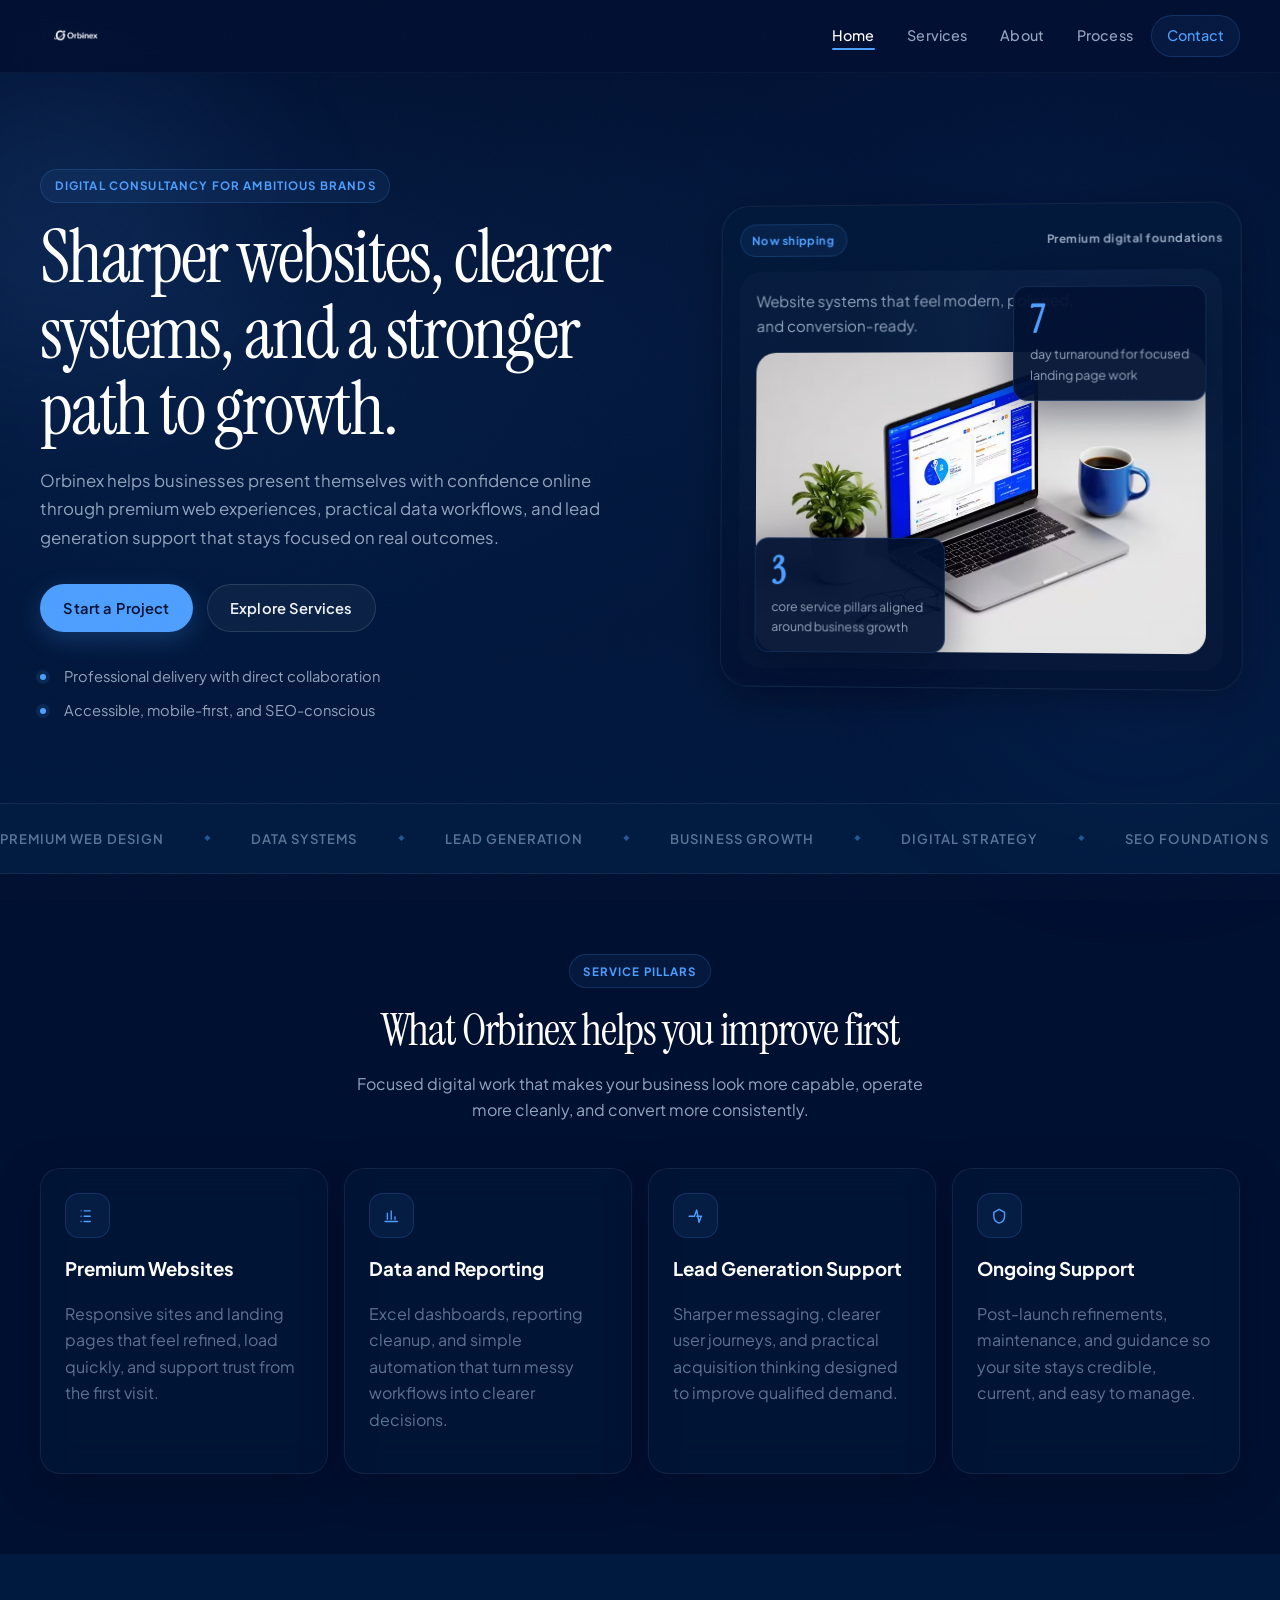
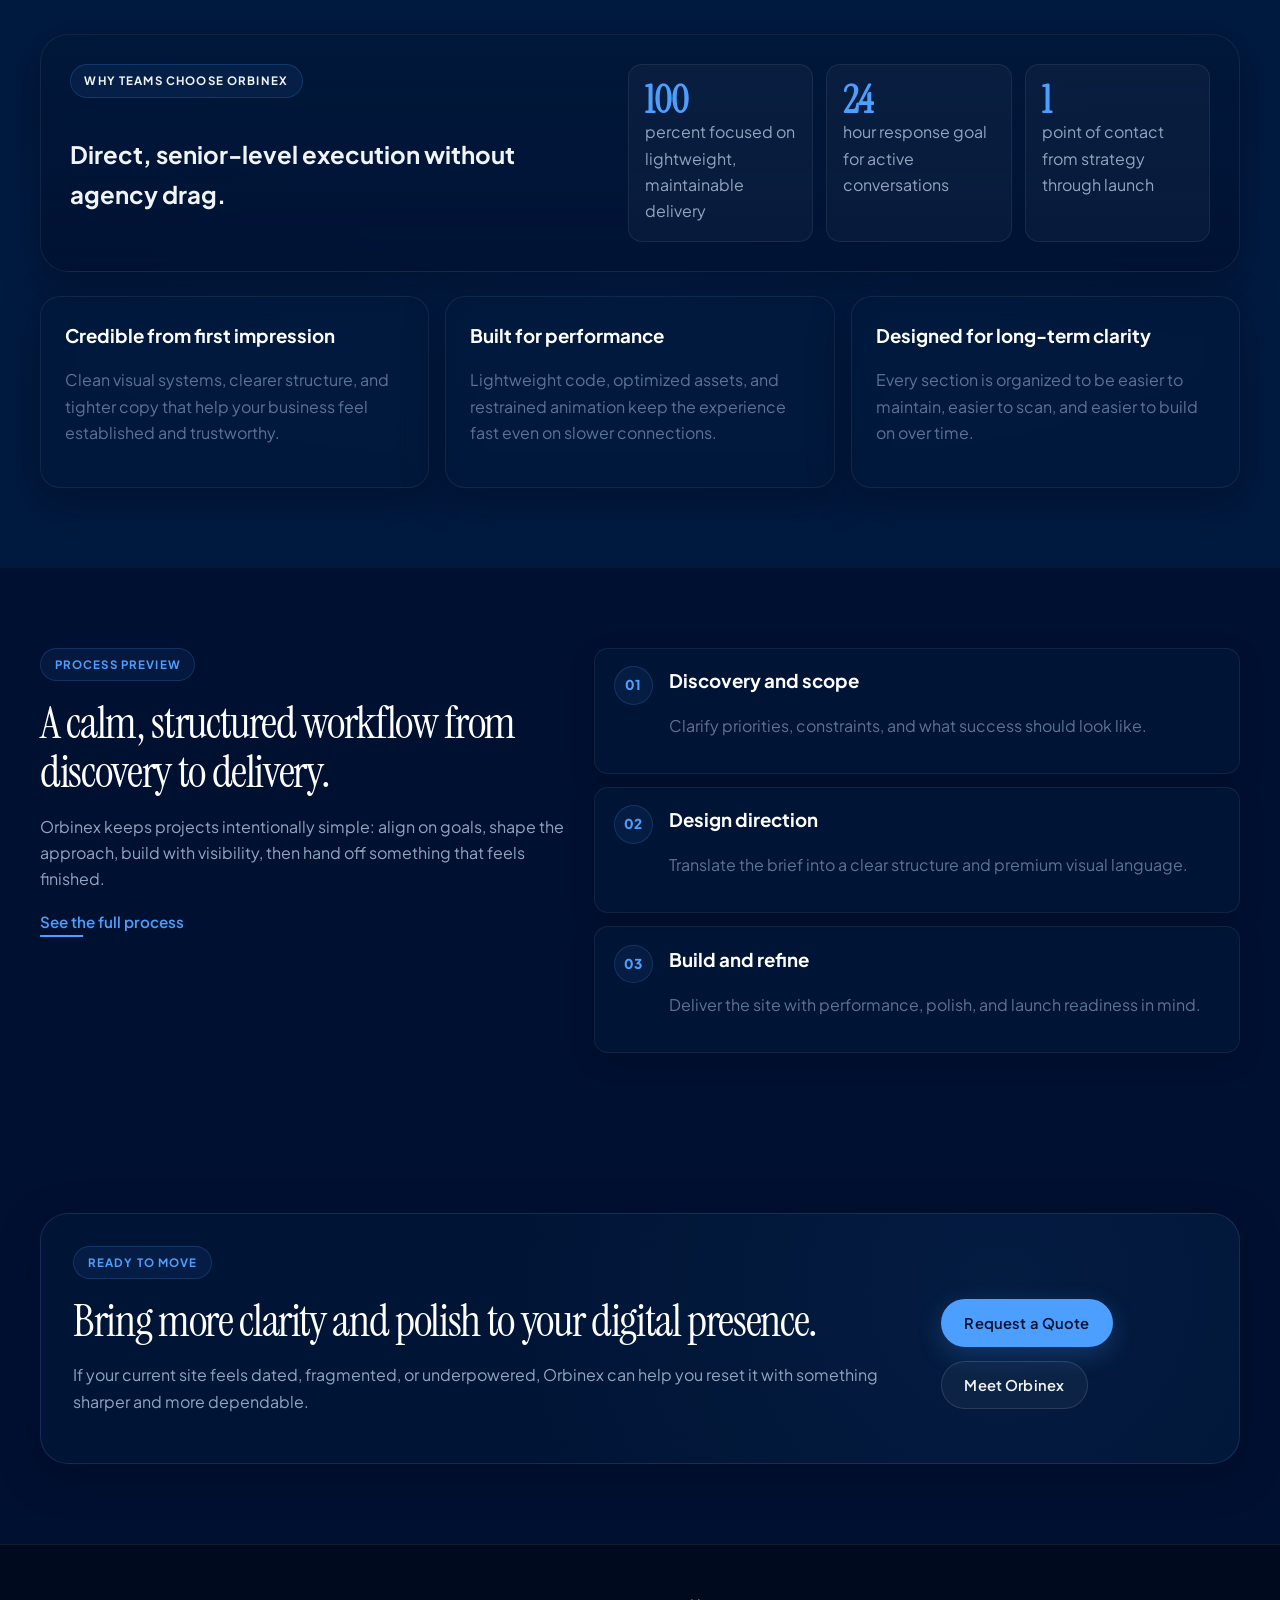
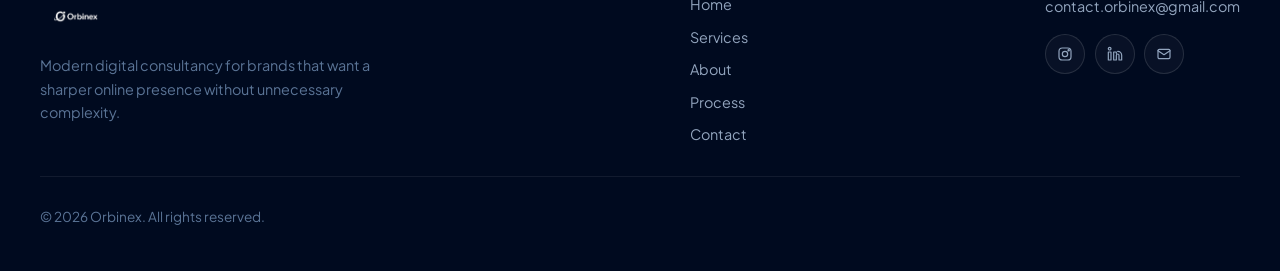
<file: index.html>
<!DOCTYPE html>
<html lang="en">
<head>
  <meta charset="UTF-8">
  <meta name="viewport" content="width=device-width, initial-scale=1.0">
  <title>Orbinex | Premium Digital Consultancy for Growth-Focused Businesses</title>
  <meta name="description" content="Orbinex designs fast, credible digital experiences for businesses that need better websites, clearer operations, and stronger lead generation.">
  <meta name="theme-color" content="#08111f">
  <link rel="canonical" href="https://orbinexglobal.coreytech.com/">
  <link rel="icon" type="image/avif" href="Images/favicon.avif">
  <meta property="og:type" content="website">
  <meta property="og:title" content="Orbinex | Premium Digital Consultancy for Growth-Focused Businesses">
  <meta property="og:description" content="Fast, polished websites, sharper systems, and better lead flow for modern businesses.">
  <meta property="og:url" content="https://orbinexglobal.coreytech.com/">
  <meta property="og:image" content="https://orbinexglobal.coreytech.com/Images/hero-laptop.avif">
  <meta name="twitter:card" content="summary_large_image">
  <meta name="twitter:title" content="Orbinex | Premium Digital Consultancy for Growth-Focused Businesses">
  <meta name="twitter:description" content="Fast, polished websites, sharper systems, and better lead flow for modern businesses.">
  <meta name="twitter:image" content="https://orbinexglobal.coreytech.com/Images/hero-laptop.avif">
  <meta name="google-site-verification" content="V4DNwkqZkCqsG85UCvBETax7Y-8AZDCaqIcE6-oVk9c">
  <script type="application/ld+json">
    {
      "@context": "https://schema.org",
      "@type": "ProfessionalService",
      "name": "Orbinex",
      "url": "https://orbinexglobal.coreytech.com/",
      "image": "https://orbinexglobal.coreytech.com/Images/hero-laptop.avif",
      "logo": "https://orbinexglobal.coreytech.com/Images/logobgremwh.avif",
      "description": "Orbinex is a digital consultancy focused on premium websites, data systems, and lead generation for growth-focused businesses.",
      "email": "contact.orbinex@gmail.com",
      "sameAs": [
        "https://www.instagram.com/orbinex_global/",
        "https://www.linkedin.com/company/orbinexglobal/"
      ]
    }
  </script>
  <link rel="stylesheet" href="style.css">
</head>
<body>
  <a class="skip-link" href="#main-content">Skip to content</a>
  <header class="site-header">
    <nav class="navbar shell" aria-label="Primary">
      <a class="brand" href="index.html" aria-label="Orbinex home">
        <img src="Images/logobgremwh.avif" class="brand-mark" alt="Orbinex logo" width="168" height="56">
      </a>
      <button class="nav-toggle" type="button" aria-expanded="false" aria-controls="nav-menu" aria-label="Open menu" data-nav-toggle>
        <span></span>
        <span></span>
      </button>
      <div class="nav-menu" id="nav-menu" data-nav-menu>
        <ul class="nav-links">
          <li><a href="index.html" aria-current="page">Home</a></li>
          <li><a href="services.html">Services</a></li>
          <li><a href="about.html">About</a></li>
          <li><a href="process.html">Process</a></li>
          <li><a class="nav-cta" href="contact.html">Contact</a></li>
        </ul>
      </div>
    </nav>
  </header>

  <main id="main-content">
    <section class="hero hero-home">
      <div class="hero-orb hero-orb-one"></div>
      <div class="hero-orb hero-orb-two"></div>
      <div class="hero-grid shell">
        <div class="hero-copy" data-reveal>
          <span class="eyebrow">Digital consultancy for ambitious brands</span>
          <h1>Sharper websites, clearer systems, and a stronger path to growth.</h1>
          <p class="lede">Orbinex helps businesses present themselves with confidence online through premium web experiences, practical data workflows, and lead generation support that stays focused on real outcomes.</p>
          <div class="button-row">
            <a class="btn btn-primary" href="contact.html">Start a Project</a>
            <a class="btn btn-secondary" href="services.html">Explore Services</a>
          </div>
          <ul class="hero-points">
            <li>Professional delivery with direct collaboration</li>
            <li>Accessible, mobile-first, and SEO-conscious</li>
          </ul>
        </div>
        <div class="hero-visual" data-reveal>
          <div class="hero-visual-card glass-panel">
            <div class="hero-visual-top">
              <span class="status-pill">Now shipping</span>
              <span class="mini-label">Premium digital foundations</span>
            </div>
            <div class="hero-showcase">
              <div class="showcase-main">
                <p>Website systems that feel modern, polished, and conversion-ready.</p>
                <img src="Images/hero-laptop.avif" alt="A polished laptop workspace representing premium digital delivery" width="600" height="400" fetchpriority="high">
              </div>
              <div class="floating-metric metric-primary">
                <strong data-count="7">0</strong>
                <span>day turnaround for focused landing page work</span>
              </div>
              <div class="floating-metric metric-secondary">
                <strong data-count="3">0</strong>
                <span>core service pillars aligned around business growth</span>
              </div>
            </div>
          </div>
        </div>
      </div>
    </section>

    <section class="marquee-section" aria-hidden="true">
      <div class="marquee">
        <div class="marquee-track">
          <span class="marquee-item">Premium Web Design</span>
          <span class="marquee-dot">◆</span>
          <span class="marquee-item">Data Systems</span>
          <span class="marquee-dot">◆</span>
          <span class="marquee-item">Lead Generation</span>
          <span class="marquee-dot">◆</span>
          <span class="marquee-item">Business Growth</span>
          <span class="marquee-dot">◆</span>
          <span class="marquee-item">Digital Strategy</span>
          <span class="marquee-dot">◆</span>
          <span class="marquee-item">SEO Foundations</span>
          <span class="marquee-dot">◆</span>
          <span class="marquee-item">Premium Web Design</span>
          <span class="marquee-dot">◆</span>
          <span class="marquee-item">Data Systems</span>
          <span class="marquee-dot">◆</span>
          <span class="marquee-item">Lead Generation</span>
          <span class="marquee-dot">◆</span>
          <span class="marquee-item">Business Growth</span>
          <span class="marquee-dot">◆</span>
          <span class="marquee-item">Digital Strategy</span>
          <span class="marquee-dot">◆</span>
          <span class="marquee-item">SEO Foundations</span>
          <span class="marquee-dot">◆</span>
        </div>
      </div>
    </section>

    <section class="section">
      <div class="shell">
        <div class="section-heading" data-reveal>
          <span class="eyebrow">Service pillars</span>
          <h2>What Orbinex helps you improve first</h2>
          <p>Focused digital work that makes your business look more capable, operate more cleanly, and convert more consistently.</p>
        </div>
        <div class="feature-grid">
          <article class="feature-card card" data-reveal>
            <div class="icon-chip">
              <svg viewBox="0 0 24 24" aria-hidden="true"><path d="M8 5h8M8 12h8M8 19h8M4 5h.01M4 12h.01M4 19h.01"></path></svg>
            </div>
            <h3>Premium Websites</h3>
            <p>Responsive sites and landing pages that feel refined, load quickly, and support trust from the first visit.</p>
          </article>
          <article class="feature-card card" data-reveal>
            <div class="icon-chip">
              <svg viewBox="0 0 24 24" aria-hidden="true"><path d="M4 19h16M7 16V8M12 16V5M17 16v-3"></path></svg>
            </div>
            <h3>Data and Reporting</h3>
            <p>Excel dashboards, reporting cleanup, and simple automation that turn messy workflows into clearer decisions.</p>
          </article>
          <article class="feature-card card" data-reveal>
            <div class="icon-chip">
              <svg viewBox="0 0 24 24" aria-hidden="true"><path d="M4 12h7l3-8 3 16 3-8h-6"></path></svg>
            </div>
            <h3>Lead Generation Support</h3>
            <p>Sharper messaging, clearer user journeys, and practical acquisition thinking designed to improve qualified demand.</p>
          </article>
          <article class="feature-card card" data-reveal>
            <div class="icon-chip">
              <svg viewBox="0 0 24 24" aria-hidden="true"><path d="M12 3l7 4v5c0 5-3.5 8-7 9-3.5-1-7-4-7-9V7l7-4Z"></path></svg>
            </div>
            <h3>Ongoing Support</h3>
            <p>Post-launch refinements, maintenance, and guidance so your site stays credible, current, and easy to manage.</p>
          </article>
        </div>
      </div>
    </section>

    <section class="section section-soft">
      <div class="shell">
        <div class="proof-band glass-panel" data-reveal>
          <div>
            <span class="eyebrow">Why teams choose Orbinex</span>
            <h2>Direct, senior-level execution without agency drag.</h2>
          </div>
          <div class="proof-grid">
            <div class="proof-item">
              <strong data-count="100">0</strong>
              <span>percent focused on lightweight, maintainable delivery</span>
            </div>
            <div class="proof-item">
              <strong data-count="24">0</strong>
              <span>hour response goal for active conversations</span>
            </div>
            <div class="proof-item">
              <strong data-count="1">0</strong>
              <span>point of contact from strategy through launch</span>
            </div>
          </div>
        </div>

        <div class="trust-grid">
          <article class="trust-card card" data-reveal>
            <h3>Credible from first impression</h3>
            <p>Clean visual systems, clearer structure, and tighter copy that help your business feel established and trustworthy.</p>
          </article>
          <article class="trust-card card" data-reveal>
            <h3>Built for performance</h3>
            <p>Lightweight code, optimized assets, and restrained animation keep the experience fast even on slower connections.</p>
          </article>
          <article class="trust-card card" data-reveal>
            <h3>Designed for long-term clarity</h3>
            <p>Every section is organized to be easier to maintain, easier to scan, and easier to build on over time.</p>
          </article>
        </div>
      </div>
    </section>

    <section class="section">
      <div class="shell">
        <div class="split-layout">
          <div class="section-heading section-heading-left" data-reveal>
            <span class="eyebrow">Process preview</span>
            <h2>A calm, structured workflow from discovery to delivery.</h2>
            <p>Orbinex keeps projects intentionally simple: align on goals, shape the approach, build with visibility, then hand off something that feels finished.</p>
            <a class="text-link" href="process.html">See the full process</a>
          </div>
          <div class="process-preview" data-reveal>
            <article class="mini-step">
              <span>01</span>
              <div>
                <h3>Discovery and scope</h3>
                <p>Clarify priorities, constraints, and what success should look like.</p>
              </div>
            </article>
            <article class="mini-step">
              <span>02</span>
              <div>
                <h3>Design direction</h3>
                <p>Translate the brief into a clear structure and premium visual language.</p>
              </div>
            </article>
            <article class="mini-step">
              <span>03</span>
              <div>
                <h3>Build and refine</h3>
                <p>Deliver the site with performance, polish, and launch readiness in mind.</p>
              </div>
            </article>
          </div>
        </div>
      </div>
    </section>

    <section class="section">
      <div class="shell">
        <div class="cta-panel" data-reveal>
          <div>
            <span class="eyebrow">Ready to move</span>
            <h2>Bring more clarity and polish to your digital presence.</h2>
            <p>If your current site feels dated, fragmented, or underpowered, Orbinex can help you reset it with something sharper and more dependable.</p>
          </div>
          <div class="button-row">
            <a class="btn btn-primary" href="contact.html">Request a Quote</a>
            <a class="btn btn-secondary" href="about.html">Meet Orbinex</a>
          </div>
        </div>
      </div>
    </section>
  </main>

  <footer class="site-footer">
    <div class="shell footer-grid">
      <div>
        <a class="footer-brand" href="index.html" aria-label="Orbinex home">
          <img src="Images/logobgremwh.avif" alt="Orbinex logo" width="176" height="58" loading="lazy">
        </a>
        <p class="footer-copy">Modern digital consultancy for brands that want a sharper online presence without unnecessary complexity.</p>
      </div>
      <nav class="footer-links" aria-label="Footer">
        <a href="index.html">Home</a>
        <a href="services.html">Services</a>
        <a href="about.html">About</a>
        <a href="process.html">Process</a>
        <a href="contact.html">Contact</a>
      </nav>
      <div class="footer-contact">
        <a href="mailto:contact.orbinex@gmail.com">contact.orbinex@gmail.com</a>
        <div class="social-row">
          <a href="https://www.instagram.com/orbinex_global/" target="_blank" rel="noreferrer" aria-label="Instagram">
            <svg viewBox="0 0 24 24" aria-hidden="true"><rect x="3" y="3" width="18" height="18" rx="5"></rect><circle cx="12" cy="12" r="4"></circle><circle cx="17.5" cy="6.5" r="1"></circle></svg>
          </a>
          <a href="https://www.linkedin.com/company/orbinexglobal/" target="_blank" rel="noreferrer" aria-label="LinkedIn">
            <svg viewBox="0 0 24 24" aria-hidden="true"><path d="M16 8a6 6 0 0 1 6 6v7h-4v-7a2 2 0 0 0-2-2 2 2 0 0 0-2 2v7h-4v-12h4v2"></path><rect x="2" y="9" width="4" height="12"></rect><circle cx="4" cy="4" r="2"></circle></svg>
          </a>
          <a href="mailto:contact.orbinex@gmail.com" aria-label="Email">
            <svg viewBox="0 0 24 24" aria-hidden="true"><rect x="3" y="5" width="18" height="14" rx="2"></rect><path d="M3 7l9 6 9-6"></path></svg>
          </a>
        </div>
      </div>
    </div>
    <div class="shell footer-bottom">
      <p>&copy; 2026 Orbinex. All rights reserved.</p>
    </div>
  </footer>

  <script src="script.js" defer></script>
</body>
</html>
</file>
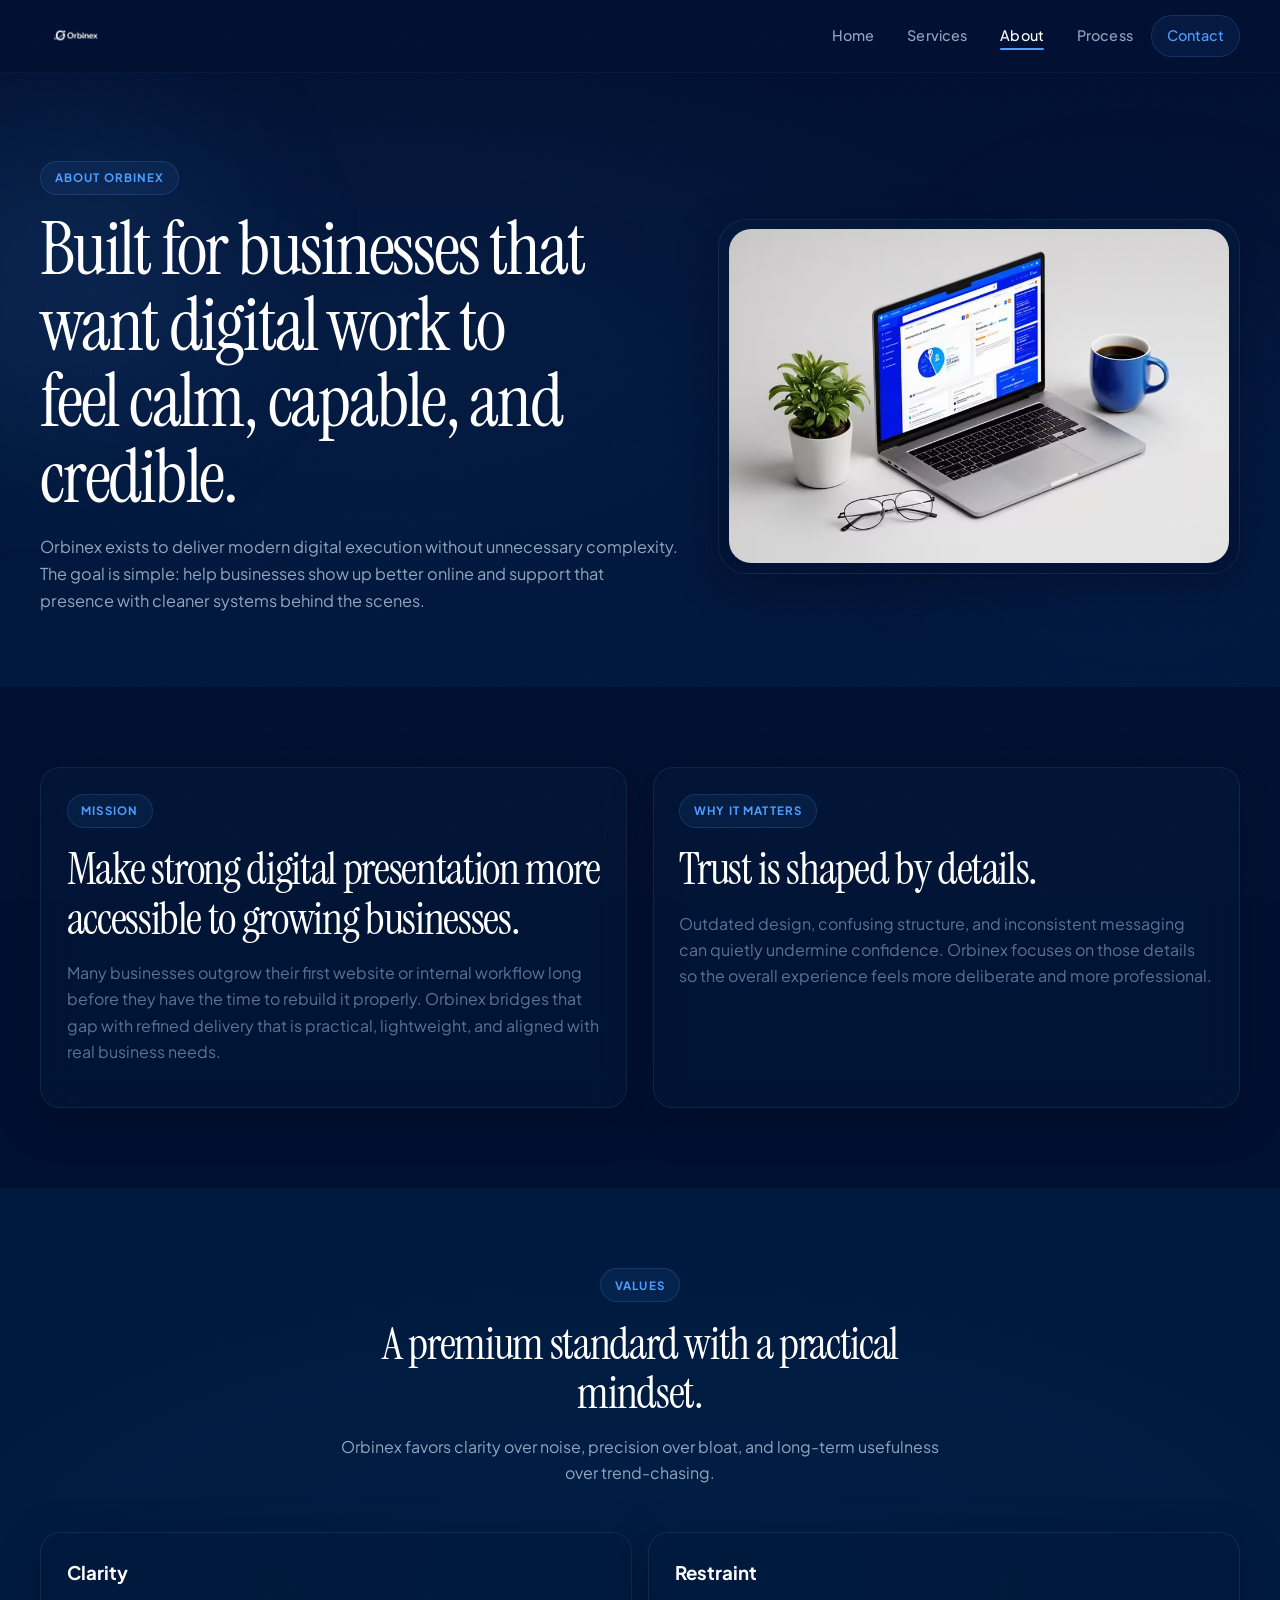
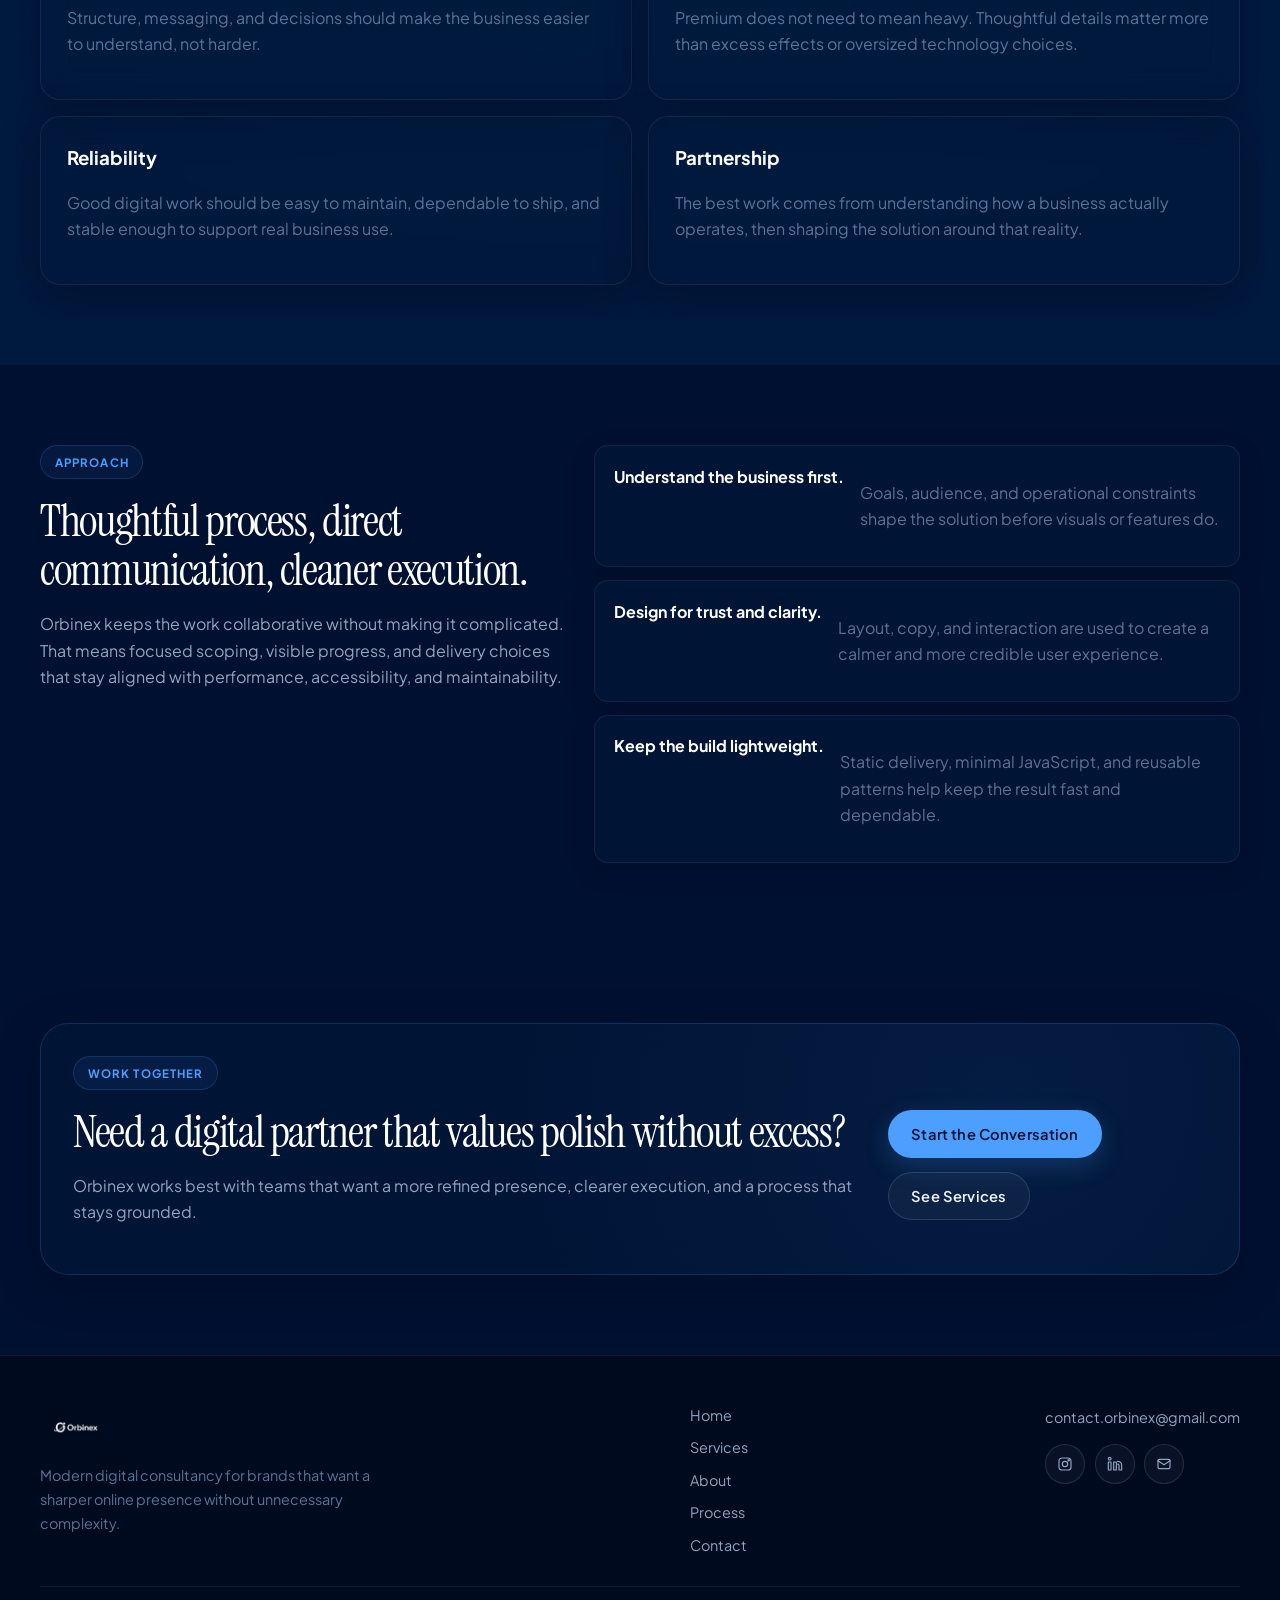
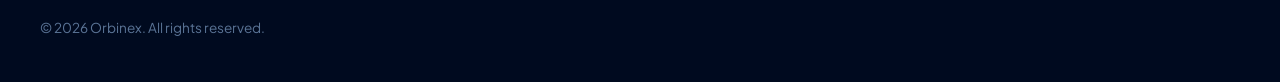
<file: about.html>
<!DOCTYPE html>
<html lang="en">
<head>
  <meta charset="UTF-8">
  <meta name="viewport" content="width=device-width, initial-scale=1.0">
  <title>About Orbinex | Modern Digital Consultancy</title>
  <meta name="description" content="Learn why Orbinex exists, how it approaches digital work, and the values behind its premium, lightweight delivery style.">
  <meta name="theme-color" content="#08111f">
  <link rel="canonical" href="https://orbinexglobal.coreytech.com/about.html">
  <link rel="icon" type="image/avif" href="Images/favicon.avif">
  <meta property="og:type" content="website">
  <meta property="og:title" content="About Orbinex | Modern Digital Consultancy">
  <meta property="og:description" content="A modern consultancy built to deliver digital work with clarity, restraint, and long-term usefulness.">
  <meta property="og:url" content="https://orbinexglobal.coreytech.com/about.html">
  <meta property="og:image" content="https://orbinexglobal.coreytech.com/Images/hero-laptop.avif">
  <meta name="twitter:card" content="summary_large_image">
  <meta name="twitter:title" content="About Orbinex | Modern Digital Consultancy">
  <meta name="twitter:description" content="A modern consultancy built to deliver digital work with clarity, restraint, and long-term usefulness.">
  <meta name="twitter:image" content="https://orbinexglobal.coreytech.com/Images/hero-laptop.avif">
  <link rel="stylesheet" href="style.css">
</head>
<body>
  <a class="skip-link" href="#main-content">Skip to content</a>
  <header class="site-header">
    <nav class="navbar shell" aria-label="Primary">
      <a class="brand" href="index.html" aria-label="Orbinex home">
        <img src="Images/logobgremwh.avif" class="brand-mark" alt="Orbinex logo" width="168" height="56">
      </a>
      <button class="nav-toggle" type="button" aria-expanded="false" aria-controls="nav-menu" aria-label="Open menu" data-nav-toggle>
        <span></span>
        <span></span>
      </button>
      <div class="nav-menu" id="nav-menu" data-nav-menu>
        <ul class="nav-links">
          <li><a href="index.html">Home</a></li>
          <li><a href="services.html">Services</a></li>
          <li><a href="about.html" aria-current="page">About</a></li>
          <li><a href="process.html">Process</a></li>
          <li><a class="nav-cta" href="contact.html">Contact</a></li>
        </ul>
      </div>
    </nav>
  </header>

  <main id="main-content">
    <section class="page-hero">
      <div class="page-orb page-orb-one"></div>
      <div class="page-orb page-orb-two"></div>
      <div class="shell page-hero-inner about-hero-grid">
        <div data-reveal>
          <span class="eyebrow">About Orbinex</span>
          <h1>Built for businesses that want digital work to feel calm, capable, and credible.</h1>
          <p>Orbinex exists to deliver modern digital execution without unnecessary complexity. The goal is simple: help businesses show up better online and support that presence with cleaner systems behind the scenes.</p>
        </div>
        <div class="media-card glass-panel" data-reveal>
          <img src="Images/hero-laptop.avif" alt="Premium digital workspace representing Orbinex's design and consulting approach" width="600" height="400" loading="lazy">
        </div>
      </div>
    </section>

    <section class="section">
      <div class="shell">
        <div class="story-grid">
          <article class="story-card card" data-reveal>
            <span class="eyebrow">Mission</span>
            <h2>Make strong digital presentation more accessible to growing businesses.</h2>
            <p>Many businesses outgrow their first website or internal workflow long before they have the time to rebuild it properly. Orbinex bridges that gap with refined delivery that is practical, lightweight, and aligned with real business needs.</p>
          </article>
          <article class="story-card card" data-reveal>
            <span class="eyebrow">Why it matters</span>
            <h2>Trust is shaped by details.</h2>
            <p>Outdated design, confusing structure, and inconsistent messaging can quietly undermine confidence. Orbinex focuses on those details so the overall experience feels more deliberate and more professional.</p>
          </article>
        </div>
      </div>
    </section>

    <section class="section section-soft">
      <div class="shell">
        <div class="section-heading" data-reveal>
          <span class="eyebrow">Values</span>
          <h2>A premium standard with a practical mindset.</h2>
          <p>Orbinex favors clarity over noise, precision over bloat, and long-term usefulness over trend-chasing.</p>
        </div>
        <div class="value-grid">
          <article class="value-card card" data-reveal>
            <h3>Clarity</h3>
            <p>Structure, messaging, and decisions should make the business easier to understand, not harder.</p>
          </article>
          <article class="value-card card" data-reveal>
            <h3>Restraint</h3>
            <p>Premium does not need to mean heavy. Thoughtful details matter more than excess effects or oversized technology choices.</p>
          </article>
          <article class="value-card card" data-reveal>
            <h3>Reliability</h3>
            <p>Good digital work should be easy to maintain, dependable to ship, and stable enough to support real business use.</p>
          </article>
          <article class="value-card card" data-reveal>
            <h3>Partnership</h3>
            <p>The best work comes from understanding how a business actually operates, then shaping the solution around that reality.</p>
          </article>
        </div>
      </div>
    </section>

    <section class="section">
      <div class="shell">
        <div class="split-layout">
          <div class="section-heading section-heading-left" data-reveal>
            <span class="eyebrow">Approach</span>
            <h2>Thoughtful process, direct communication, cleaner execution.</h2>
            <p>Orbinex keeps the work collaborative without making it complicated. That means focused scoping, visible progress, and delivery choices that stay aligned with performance, accessibility, and maintainability.</p>
          </div>
          <div class="approach-list" data-reveal>
            <article class="approach-item">
              <strong>Understand the business first.</strong>
              <p>Goals, audience, and operational constraints shape the solution before visuals or features do.</p>
            </article>
            <article class="approach-item">
              <strong>Design for trust and clarity.</strong>
              <p>Layout, copy, and interaction are used to create a calmer and more credible user experience.</p>
            </article>
            <article class="approach-item">
              <strong>Keep the build lightweight.</strong>
              <p>Static delivery, minimal JavaScript, and reusable patterns help keep the result fast and dependable.</p>
            </article>
          </div>
        </div>
      </div>
    </section>

    <section class="section">
      <div class="shell">
        <div class="cta-panel" data-reveal>
          <div>
            <span class="eyebrow">Work together</span>
            <h2>Need a digital partner that values polish without excess?</h2>
            <p>Orbinex works best with teams that want a more refined presence, clearer execution, and a process that stays grounded.</p>
          </div>
          <div class="button-row">
            <a class="btn btn-primary" href="contact.html">Start the Conversation</a>
            <a class="btn btn-secondary" href="services.html">See Services</a>
          </div>
        </div>
      </div>
    </section>
  </main>

  <footer class="site-footer">
    <div class="shell footer-grid">
      <div>
        <a class="footer-brand" href="index.html" aria-label="Orbinex home">
          <img src="Images/logobgremwh.avif" alt="Orbinex logo" width="176" height="58" loading="lazy">
        </a>
        <p class="footer-copy">Modern digital consultancy for brands that want a sharper online presence without unnecessary complexity.</p>
      </div>
      <nav class="footer-links" aria-label="Footer">
        <a href="index.html">Home</a>
        <a href="services.html">Services</a>
        <a href="about.html">About</a>
        <a href="process.html">Process</a>
        <a href="contact.html">Contact</a>
      </nav>
      <div class="footer-contact">
        <a href="mailto:contact.orbinex@gmail.com">contact.orbinex@gmail.com</a>
        <div class="social-row">
          <a href="https://www.instagram.com/orbinex_global/" target="_blank" rel="noreferrer" aria-label="Instagram">
            <svg viewBox="0 0 24 24" aria-hidden="true"><rect x="3" y="3" width="18" height="18" rx="5"></rect><circle cx="12" cy="12" r="4"></circle><circle cx="17.5" cy="6.5" r="1"></circle></svg>
          </a>
          <a href="https://www.linkedin.com/company/orbinexglobal/" target="_blank" rel="noreferrer" aria-label="LinkedIn">
            <svg viewBox="0 0 24 24" aria-hidden="true"><path d="M16 8a6 6 0 0 1 6 6v7h-4v-7a2 2 0 0 0-2-2 2 2 0 0 0-2 2v7h-4v-12h4v2"></path><rect x="2" y="9" width="4" height="12"></rect><circle cx="4" cy="4" r="2"></circle></svg>
          </a>
          <a href="mailto:contact.orbinex@gmail.com" aria-label="Email">
            <svg viewBox="0 0 24 24" aria-hidden="true"><rect x="3" y="5" width="18" height="14" rx="2"></rect><path d="M3 7l9 6 9-6"></path></svg>
          </a>
        </div>
      </div>
    </div>
    <div class="shell footer-bottom">
      <p>&copy; 2026 Orbinex. All rights reserved.</p>
    </div>
  </footer>

  <script src="script.js" defer></script>
</body>
</html>
</file>
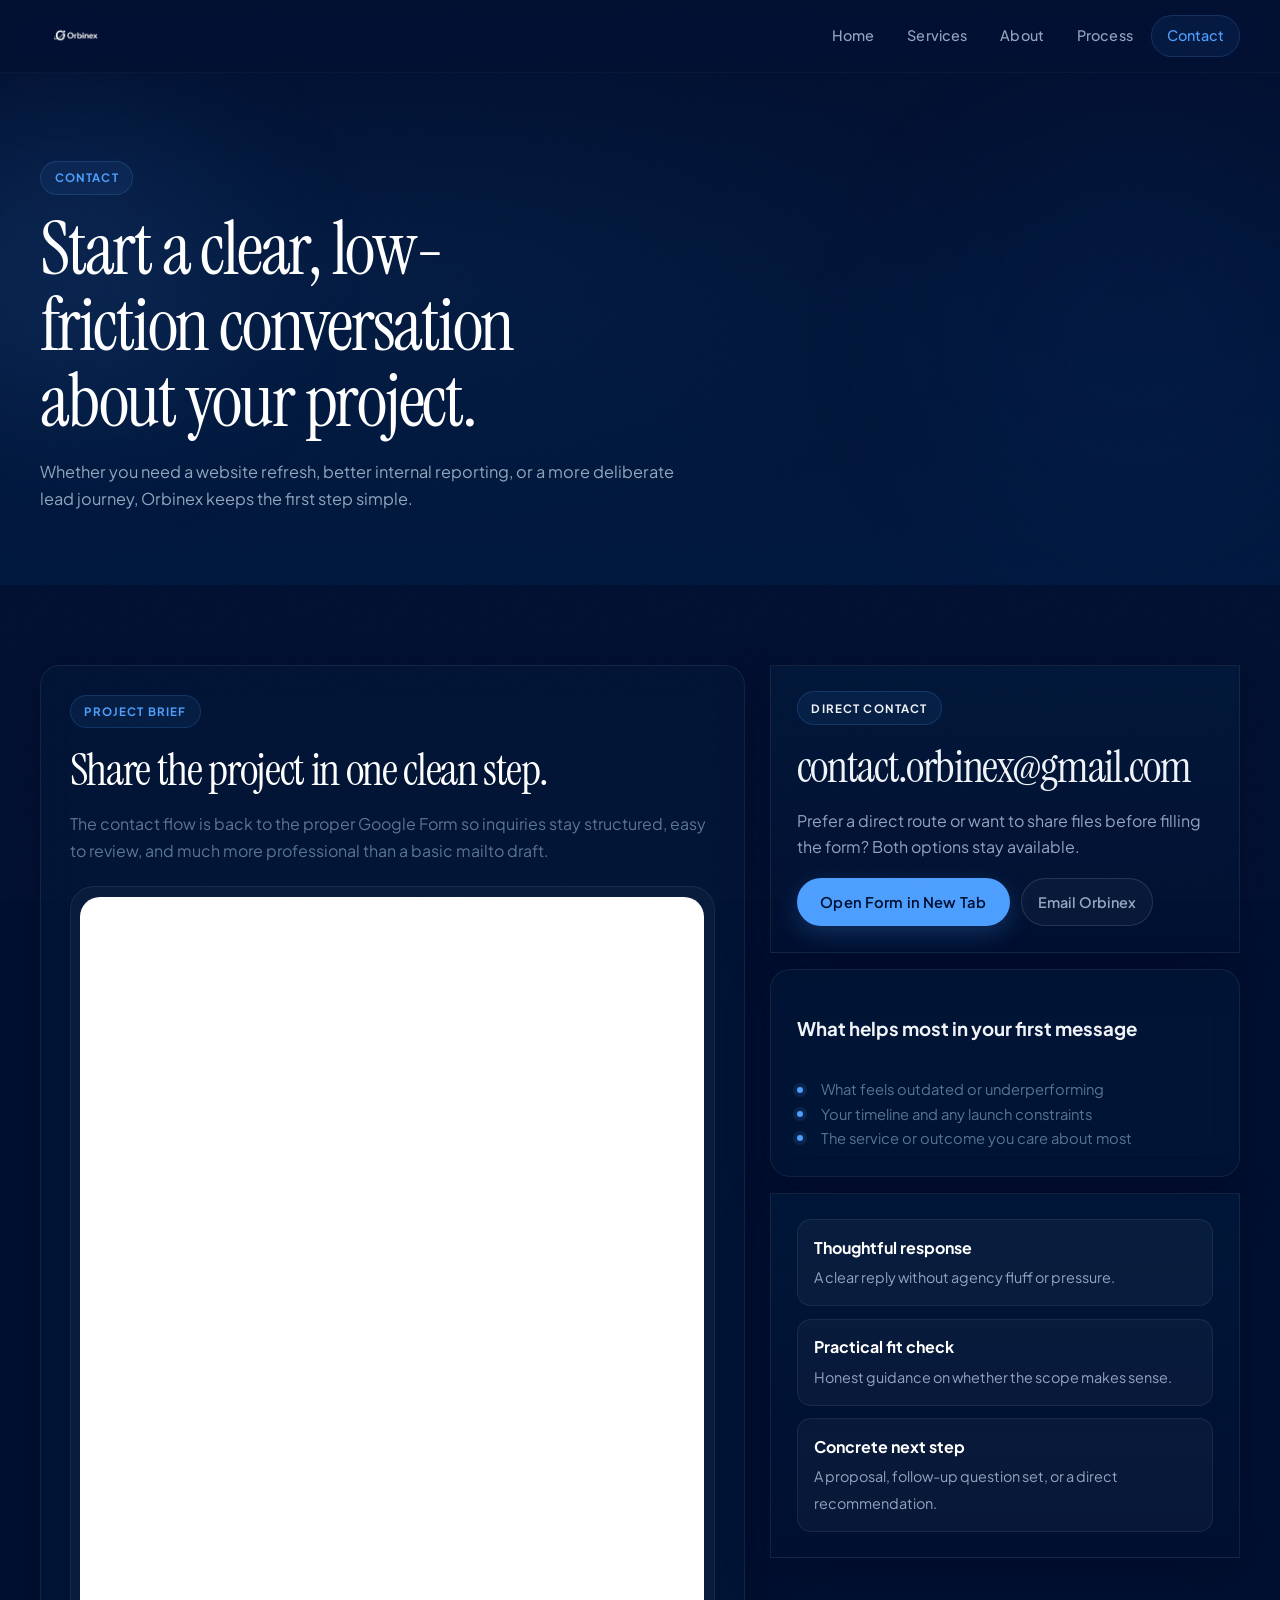
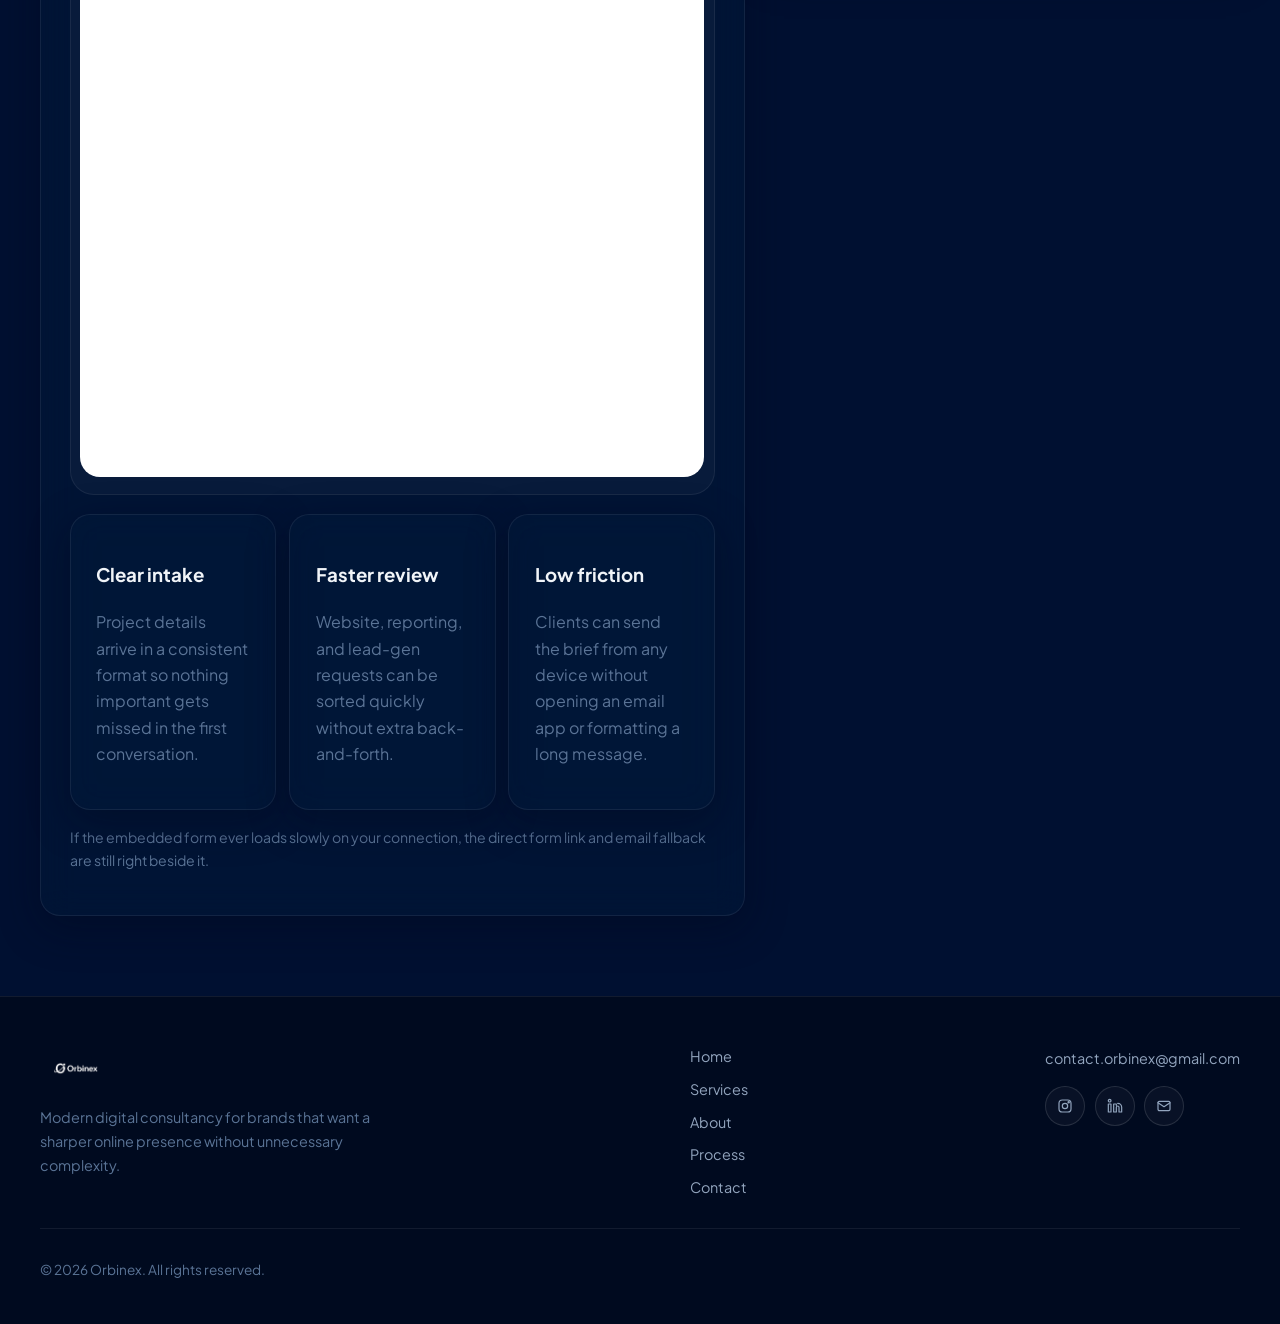
<file: contact.html>
<!DOCTYPE html>
<html lang="en">
<head>
  <meta charset="UTF-8">
  <meta name="viewport" content="width=device-width, initial-scale=1.0">
  <title>Contact Orbinex | Start a Digital Project</title>
  <meta name="description" content="Contact Orbinex to discuss website redesigns, data systems, lead generation support, or a premium digital refresh for your business.">
  <meta name="theme-color" content="#08111f">
  <link rel="canonical" href="https://orbinexglobal.coreytech.com/contact.html">
  <link rel="icon" type="image/avif" href="Images/favicon.avif">
  <meta property="og:type" content="website">
  <meta property="og:title" content="Contact Orbinex | Start a Digital Project">
  <meta property="og:description" content="Reach out for a focused conversation about your website, systems, or lead generation goals.">
  <meta property="og:url" content="https://orbinexglobal.coreytech.com/contact.html">
  <meta property="og:image" content="https://orbinexglobal.coreytech.com/Images/hero-laptop.avif">
  <meta name="twitter:card" content="summary_large_image">
  <meta name="twitter:title" content="Contact Orbinex | Start a Digital Project">
  <meta name="twitter:description" content="Reach out for a focused conversation about your website, systems, or lead generation goals.">
  <meta name="twitter:image" content="https://orbinexglobal.coreytech.com/Images/hero-laptop.avif">
  <link rel="stylesheet" href="style.css">
</head>
<body>
  <a class="skip-link" href="#main-content">Skip to content</a>
  <header class="site-header">
    <nav class="navbar shell" aria-label="Primary">
      <a class="brand" href="index.html" aria-label="Orbinex home">
        <img src="Images/logobgremwh.avif" class="brand-mark" alt="Orbinex logo" width="168" height="56">
      </a>
      <button class="nav-toggle" type="button" aria-expanded="false" aria-controls="nav-menu" aria-label="Open menu" data-nav-toggle>
        <span></span>
        <span></span>
      </button>
      <div class="nav-menu" id="nav-menu" data-nav-menu>
        <ul class="nav-links">
          <li><a href="index.html">Home</a></li>
          <li><a href="services.html">Services</a></li>
          <li><a href="about.html">About</a></li>
          <li><a href="process.html">Process</a></li>
          <li><a class="nav-cta" href="contact.html" aria-current="page">Contact</a></li>
        </ul>
      </div>
    </nav>
  </header>

  <main id="main-content">
    <section class="page-hero">
      <div class="page-orb page-orb-one"></div>
      <div class="page-orb page-orb-two"></div>
      <div class="shell page-hero-inner">
        <div data-reveal>
          <span class="eyebrow">Contact</span>
          <h1>Start a clear, low-friction conversation about your project.</h1>
          <p>Whether you need a website refresh, better internal reporting, or a more deliberate lead journey, Orbinex keeps the first step simple.</p>
        </div>
      </div>
    </section>

    <section class="section">
      <div class="shell">
        <div class="contact-layout">
          <section class="contact-card card contact-embed-card" data-reveal>
            <span class="eyebrow">Project brief</span>
            <h2>Share the project in one clean step.</h2>
            <p>The contact flow is back to the proper Google Form so inquiries stay structured, easy to review, and much more professional than a basic mailto draft.</p>
            <div class="contact-embed-shell">
              <iframe
                class="contact-embed-frame"
                src="https://docs.google.com/forms/d/e/1FAIpQLSfOi9NG6QwIW7QbRsHPpigFVu5Te2ZmZVhhiGajAwM9pCGgIA/viewform?embedded=true"
                title="Orbinex contact form"
                loading="lazy">
                Loading...
              </iframe>
            </div>
            <div class="contact-meta">
              <article class="info-card card">
                <h3>Clear intake</h3>
                <p>Project details arrive in a consistent format so nothing important gets missed in the first conversation.</p>
              </article>
              <article class="info-card card">
                <h3>Faster review</h3>
                <p>Website, reporting, and lead-gen requests can be sorted quickly without extra back-and-forth.</p>
              </article>
              <article class="info-card card">
                <h3>Low friction</h3>
                <p>Clients can send the brief from any device without opening an email app or formatting a long message.</p>
              </article>
            </div>
            <p class="contact-note">If the embedded form ever loads slowly on your connection, the direct form link and email fallback are still right beside it.</p>
          </section>

          <aside class="contact-sidebar" data-reveal>
            <article class="info-card glass-panel">
              <span class="eyebrow">Direct contact</span>
              <h2>contact.orbinex@gmail.com</h2>
              <p>Prefer a direct route or want to share files before filling the form? Both options stay available.</p>
              <div class="contact-quicklinks">
                <a class="btn btn-primary" href="https://docs.google.com/forms/d/e/1FAIpQLSfOi9NG6QwIW7QbRsHPpigFVu5Te2ZmZVhhiGajAwM9pCGgIA/viewform" target="_blank" rel="noreferrer">Open Form in New Tab</a>
                <a class="quicklink-chip" href="mailto:contact.orbinex@gmail.com">Email Orbinex</a>
              </div>
            </article>
            <article class="info-card card">
              <h3>What helps most in your first message</h3>
              <ul class="check-list">
                <li>What feels outdated or underperforming</li>
                <li>Your timeline and any launch constraints</li>
                <li>The service or outcome you care about most</li>
              </ul>
            </article>
            <article class="info-card glass-panel contact-promise">
              <div class="contact-promise-item">
                <strong>Thoughtful response</strong>
                <span>A clear reply without agency fluff or pressure.</span>
              </div>
              <div class="contact-promise-item">
                <strong>Practical fit check</strong>
                <span>Honest guidance on whether the scope makes sense.</span>
              </div>
              <div class="contact-promise-item">
                <strong>Concrete next step</strong>
                <span>A proposal, follow-up question set, or a direct recommendation.</span>
              </div>
            </article>
          </aside>
        </div>
      </div>
    </section>
  </main>

  <footer class="site-footer">
    <div class="shell footer-grid">
      <div>
        <a class="footer-brand" href="index.html" aria-label="Orbinex home">
          <img src="Images/logobgremwh.avif" alt="Orbinex logo" width="176" height="58" loading="lazy">
        </a>
        <p class="footer-copy">Modern digital consultancy for brands that want a sharper online presence without unnecessary complexity.</p>
      </div>
      <nav class="footer-links" aria-label="Footer">
        <a href="index.html">Home</a>
        <a href="services.html">Services</a>
        <a href="about.html">About</a>
        <a href="process.html">Process</a>
        <a href="contact.html">Contact</a>
      </nav>
      <div class="footer-contact">
        <a href="mailto:contact.orbinex@gmail.com">contact.orbinex@gmail.com</a>
        <div class="social-row">
          <a href="https://www.instagram.com/orbinex_global/" target="_blank" rel="noreferrer" aria-label="Instagram">
            <svg viewBox="0 0 24 24" aria-hidden="true"><rect x="3" y="3" width="18" height="18" rx="5"></rect><circle cx="12" cy="12" r="4"></circle><circle cx="17.5" cy="6.5" r="1"></circle></svg>
          </a>
          <a href="https://www.linkedin.com/company/orbinexglobal/" target="_blank" rel="noreferrer" aria-label="LinkedIn">
            <svg viewBox="0 0 24 24" aria-hidden="true"><path d="M16 8a6 6 0 0 1 6 6v7h-4v-7a2 2 0 0 0-2-2 2 2 0 0 0-2 2v7h-4v-12h4v2"></path><rect x="2" y="9" width="4" height="12"></rect><circle cx="4" cy="4" r="2"></circle></svg>
          </a>
          <a href="mailto:contact.orbinex@gmail.com" aria-label="Email">
            <svg viewBox="0 0 24 24" aria-hidden="true"><rect x="3" y="5" width="18" height="14" rx="2"></rect><path d="M3 7l9 6 9-6"></path></svg>
          </a>
        </div>
      </div>
    </div>
    <div class="shell footer-bottom">
      <p>&copy; 2026 Orbinex. All rights reserved.</p>
    </div>
  </footer>

  <script src="script.js" defer></script>
</body>
</html>
</file>
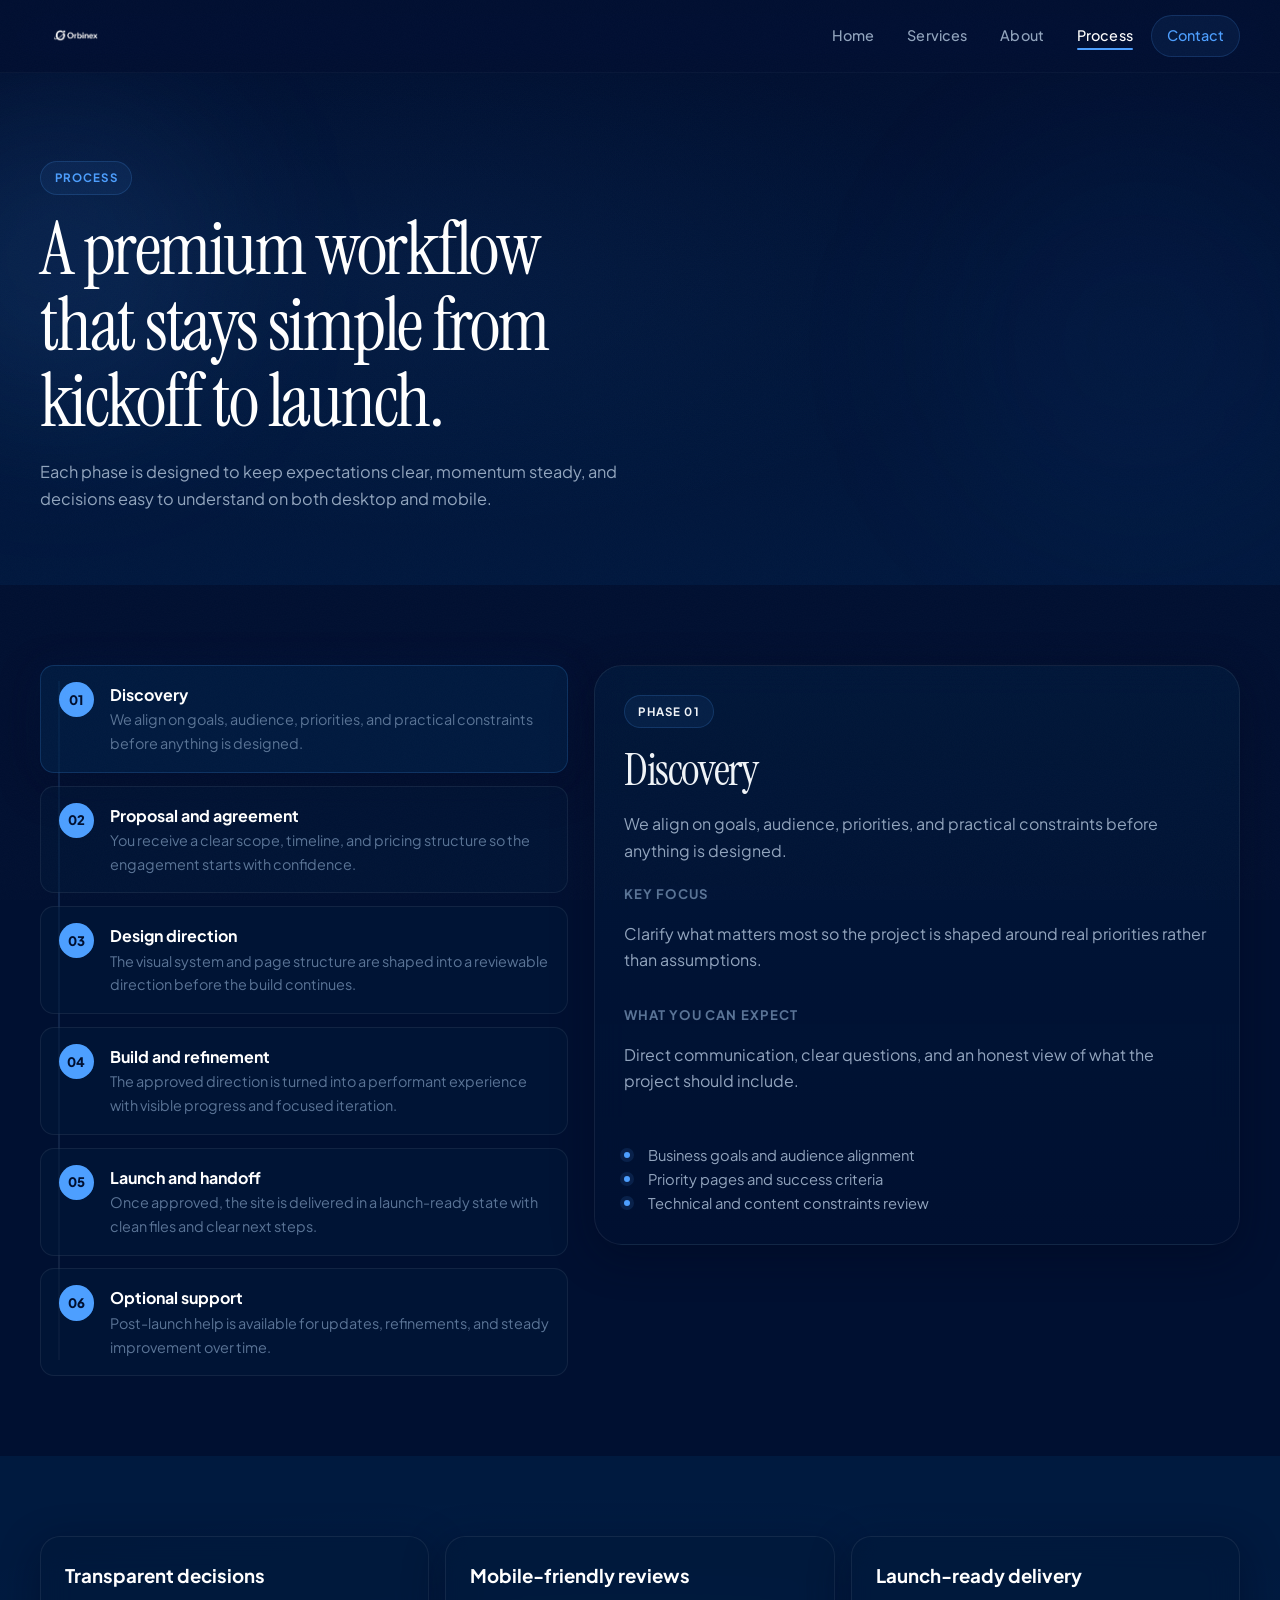
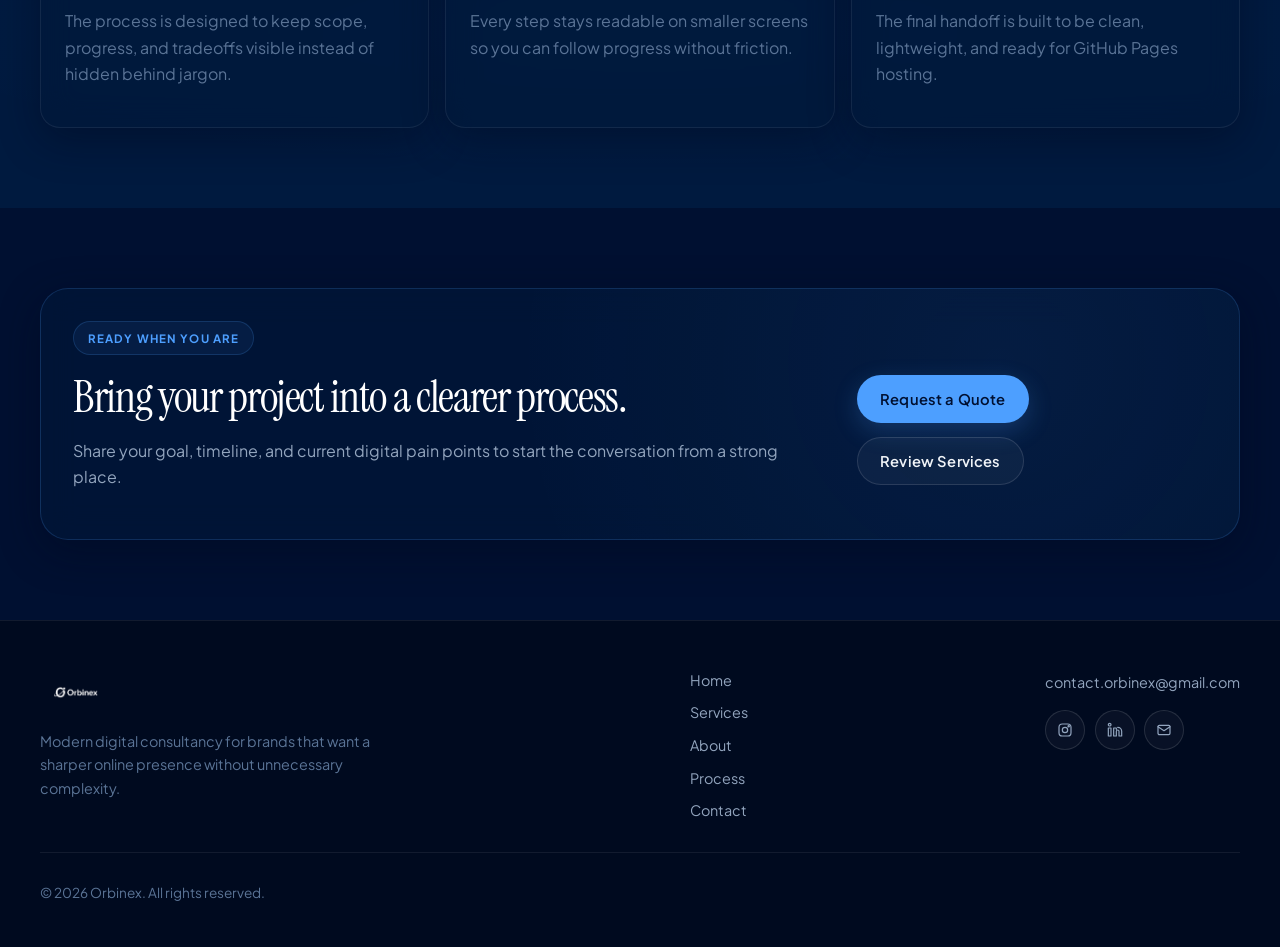
<file: process.html>
<!DOCTYPE html>
<html lang="en">
<head>
  <meta charset="UTF-8">
  <meta name="viewport" content="width=device-width, initial-scale=1.0">
  <title>Process | Orbinex Project Workflow</title>
  <meta name="description" content="See the Orbinex process from discovery and proposal through design, development, launch, and optional support.">
  <meta name="theme-color" content="#08111f">
  <link rel="canonical" href="https://orbinexglobal.coreytech.com/process.html">
  <link rel="icon" type="image/avif" href="Images/favicon.avif">
  <meta property="og:type" content="website">
  <meta property="og:title" content="Process | Orbinex Project Workflow">
  <meta property="og:description" content="A structured, transparent workflow built to keep digital projects calm, visible, and launch-ready.">
  <meta property="og:url" content="https://orbinexglobal.coreytech.com/process.html">
  <meta property="og:image" content="https://orbinexglobal.coreytech.com/Images/hero-laptop.avif">
  <meta name="twitter:card" content="summary_large_image">
  <meta name="twitter:title" content="Process | Orbinex Project Workflow">
  <meta name="twitter:description" content="A structured, transparent workflow built to keep digital projects calm, visible, and launch-ready.">
  <meta name="twitter:image" content="https://orbinexglobal.coreytech.com/Images/hero-laptop.avif">
  <link rel="stylesheet" href="style.css">
</head>
<body>
  <a class="skip-link" href="#main-content">Skip to content</a>
  <header class="site-header">
    <nav class="navbar shell" aria-label="Primary">
      <a class="brand" href="index.html" aria-label="Orbinex home">
        <img src="Images/logobgremwh.avif" class="brand-mark" alt="Orbinex logo" width="168" height="56">
      </a>
      <button class="nav-toggle" type="button" aria-expanded="false" aria-controls="nav-menu" aria-label="Open menu" data-nav-toggle>
        <span></span>
        <span></span>
      </button>
      <div class="nav-menu" id="nav-menu" data-nav-menu>
        <ul class="nav-links">
          <li><a href="index.html">Home</a></li>
          <li><a href="services.html">Services</a></li>
          <li><a href="about.html">About</a></li>
          <li><a href="process.html" aria-current="page">Process</a></li>
          <li><a class="nav-cta" href="contact.html">Contact</a></li>
        </ul>
      </div>
    </nav>
  </header>

  <main id="main-content">
    <section class="page-hero">
      <div class="page-orb page-orb-one"></div>
      <div class="page-orb page-orb-two"></div>
      <div class="shell page-hero-inner">
        <div data-reveal>
          <span class="eyebrow">Process</span>
          <h1>A premium workflow that stays simple from kickoff to launch.</h1>
          <p>Each phase is designed to keep expectations clear, momentum steady, and decisions easy to understand on both desktop and mobile.</p>
        </div>
      </div>
    </section>

    <section class="section">
      <div class="shell">
        <div class="process-layout">
          <div class="timeline" role="tablist" aria-label="Project process" data-reveal>
            <button class="timeline-step is-active" type="button" role="tab" aria-selected="true" aria-controls="process-panel" id="process-tab-1" data-process-step data-step-index="0">
              <span class="timeline-index">01</span>
              <span class="timeline-content">
                <strong>Discovery</strong>
                <span>We align on goals, audience, priorities, and practical constraints before anything is designed.</span>
              </span>
            </button>
            <button class="timeline-step" type="button" role="tab" aria-selected="false" aria-controls="process-panel" id="process-tab-2" data-process-step data-step-index="1">
              <span class="timeline-index">02</span>
              <span class="timeline-content">
                <strong>Proposal and agreement</strong>
                <span>You receive a clear scope, timeline, and pricing structure so the engagement starts with confidence.</span>
              </span>
            </button>
            <button class="timeline-step" type="button" role="tab" aria-selected="false" aria-controls="process-panel" id="process-tab-3" data-process-step data-step-index="2">
              <span class="timeline-index">03</span>
              <span class="timeline-content">
                <strong>Design direction</strong>
                <span>The visual system and page structure are shaped into a reviewable direction before the build continues.</span>
              </span>
            </button>
            <button class="timeline-step" type="button" role="tab" aria-selected="false" aria-controls="process-panel" id="process-tab-4" data-process-step data-step-index="3">
              <span class="timeline-index">04</span>
              <span class="timeline-content">
                <strong>Build and refinement</strong>
                <span>The approved direction is turned into a performant experience with visible progress and focused iteration.</span>
              </span>
            </button>
            <button class="timeline-step" type="button" role="tab" aria-selected="false" aria-controls="process-panel" id="process-tab-5" data-process-step data-step-index="4">
              <span class="timeline-index">05</span>
              <span class="timeline-content">
                <strong>Launch and handoff</strong>
                <span>Once approved, the site is delivered in a launch-ready state with clean files and clear next steps.</span>
              </span>
            </button>
            <button class="timeline-step" type="button" role="tab" aria-selected="false" aria-controls="process-panel" id="process-tab-6" data-process-step data-step-index="5">
              <span class="timeline-index">06</span>
              <span class="timeline-content">
                <strong>Optional support</strong>
                <span>Post-launch help is available for updates, refinements, and steady improvement over time.</span>
              </span>
            </button>
          </div>

          <aside class="process-panel glass-panel" id="process-panel" role="tabpanel" aria-labelledby="process-tab-1" data-process-panel data-reveal>
            <span class="eyebrow" id="process-kicker">Phase 01</span>
            <h2 id="process-title">Discovery</h2>
            <p id="process-description">We align on goals, audience, priorities, and practical constraints before anything is designed.</p>
            <div class="detail-cluster">
              <div>
                <h3>Key focus</h3>
                <p id="process-focus">Clarify what matters most so the project is shaped around real priorities rather than assumptions.</p>
              </div>
              <div>
                <h3>What you can expect</h3>
                <p id="process-note">Direct communication, clear questions, and an honest view of what the project should include.</p>
              </div>
            </div>
            <ul class="check-list process-checks" id="process-points">
              <li>Business goals and audience alignment</li>
              <li>Priority pages and success criteria</li>
              <li>Technical and content constraints review</li>
            </ul>
          </aside>
        </div>
      </div>
    </section>

    <section class="section section-soft">
      <div class="shell">
        <div class="compact-grid">
          <article class="compact-card card" data-reveal>
            <h3>Transparent decisions</h3>
            <p>The process is designed to keep scope, progress, and tradeoffs visible instead of hidden behind jargon.</p>
          </article>
          <article class="compact-card card" data-reveal>
            <h3>Mobile-friendly reviews</h3>
            <p>Every step stays readable on smaller screens so you can follow progress without friction.</p>
          </article>
          <article class="compact-card card" data-reveal>
            <h3>Launch-ready delivery</h3>
            <p>The final handoff is built to be clean, lightweight, and ready for GitHub Pages hosting.</p>
          </article>
        </div>
      </div>
    </section>

    <section class="section">
      <div class="shell">
        <div class="cta-panel" data-reveal>
          <div>
            <span class="eyebrow">Ready when you are</span>
            <h2>Bring your project into a clearer process.</h2>
            <p>Share your goal, timeline, and current digital pain points to start the conversation from a strong place.</p>
          </div>
          <div class="button-row">
            <a class="btn btn-primary" href="contact.html">Request a Quote</a>
            <a class="btn btn-secondary" href="services.html">Review Services</a>
          </div>
        </div>
      </div>
    </section>
  </main>

  <footer class="site-footer">
    <div class="shell footer-grid">
      <div>
        <a class="footer-brand" href="index.html" aria-label="Orbinex home">
          <img src="Images/logobgremwh.avif" alt="Orbinex logo" width="176" height="58" loading="lazy">
        </a>
        <p class="footer-copy">Modern digital consultancy for brands that want a sharper online presence without unnecessary complexity.</p>
      </div>
      <nav class="footer-links" aria-label="Footer">
        <a href="index.html">Home</a>
        <a href="services.html">Services</a>
        <a href="about.html">About</a>
        <a href="process.html">Process</a>
        <a href="contact.html">Contact</a>
      </nav>
      <div class="footer-contact">
        <a href="mailto:contact.orbinex@gmail.com">contact.orbinex@gmail.com</a>
        <div class="social-row">
          <a href="https://www.instagram.com/orbinex_global/" target="_blank" rel="noreferrer" aria-label="Instagram">
            <svg viewBox="0 0 24 24" aria-hidden="true"><rect x="3" y="3" width="18" height="18" rx="5"></rect><circle cx="12" cy="12" r="4"></circle><circle cx="17.5" cy="6.5" r="1"></circle></svg>
          </a>
          <a href="https://www.linkedin.com/company/orbinexglobal/" target="_blank" rel="noreferrer" aria-label="LinkedIn">
            <svg viewBox="0 0 24 24" aria-hidden="true"><path d="M16 8a6 6 0 0 1 6 6v7h-4v-7a2 2 0 0 0-2-2 2 2 0 0 0-2 2v7h-4v-12h4v2"></path><rect x="2" y="9" width="4" height="12"></rect><circle cx="4" cy="4" r="2"></circle></svg>
          </a>
          <a href="mailto:contact.orbinex@gmail.com" aria-label="Email">
            <svg viewBox="0 0 24 24" aria-hidden="true"><rect x="3" y="5" width="18" height="14" rx="2"></rect><path d="M3 7l9 6 9-6"></path></svg>
          </a>
        </div>
      </div>
    </div>
    <div class="shell footer-bottom">
      <p>&copy; 2026 Orbinex. All rights reserved.</p>
    </div>
  </footer>

  <script src="script.js" defer></script>
</body>
</html>
</file>
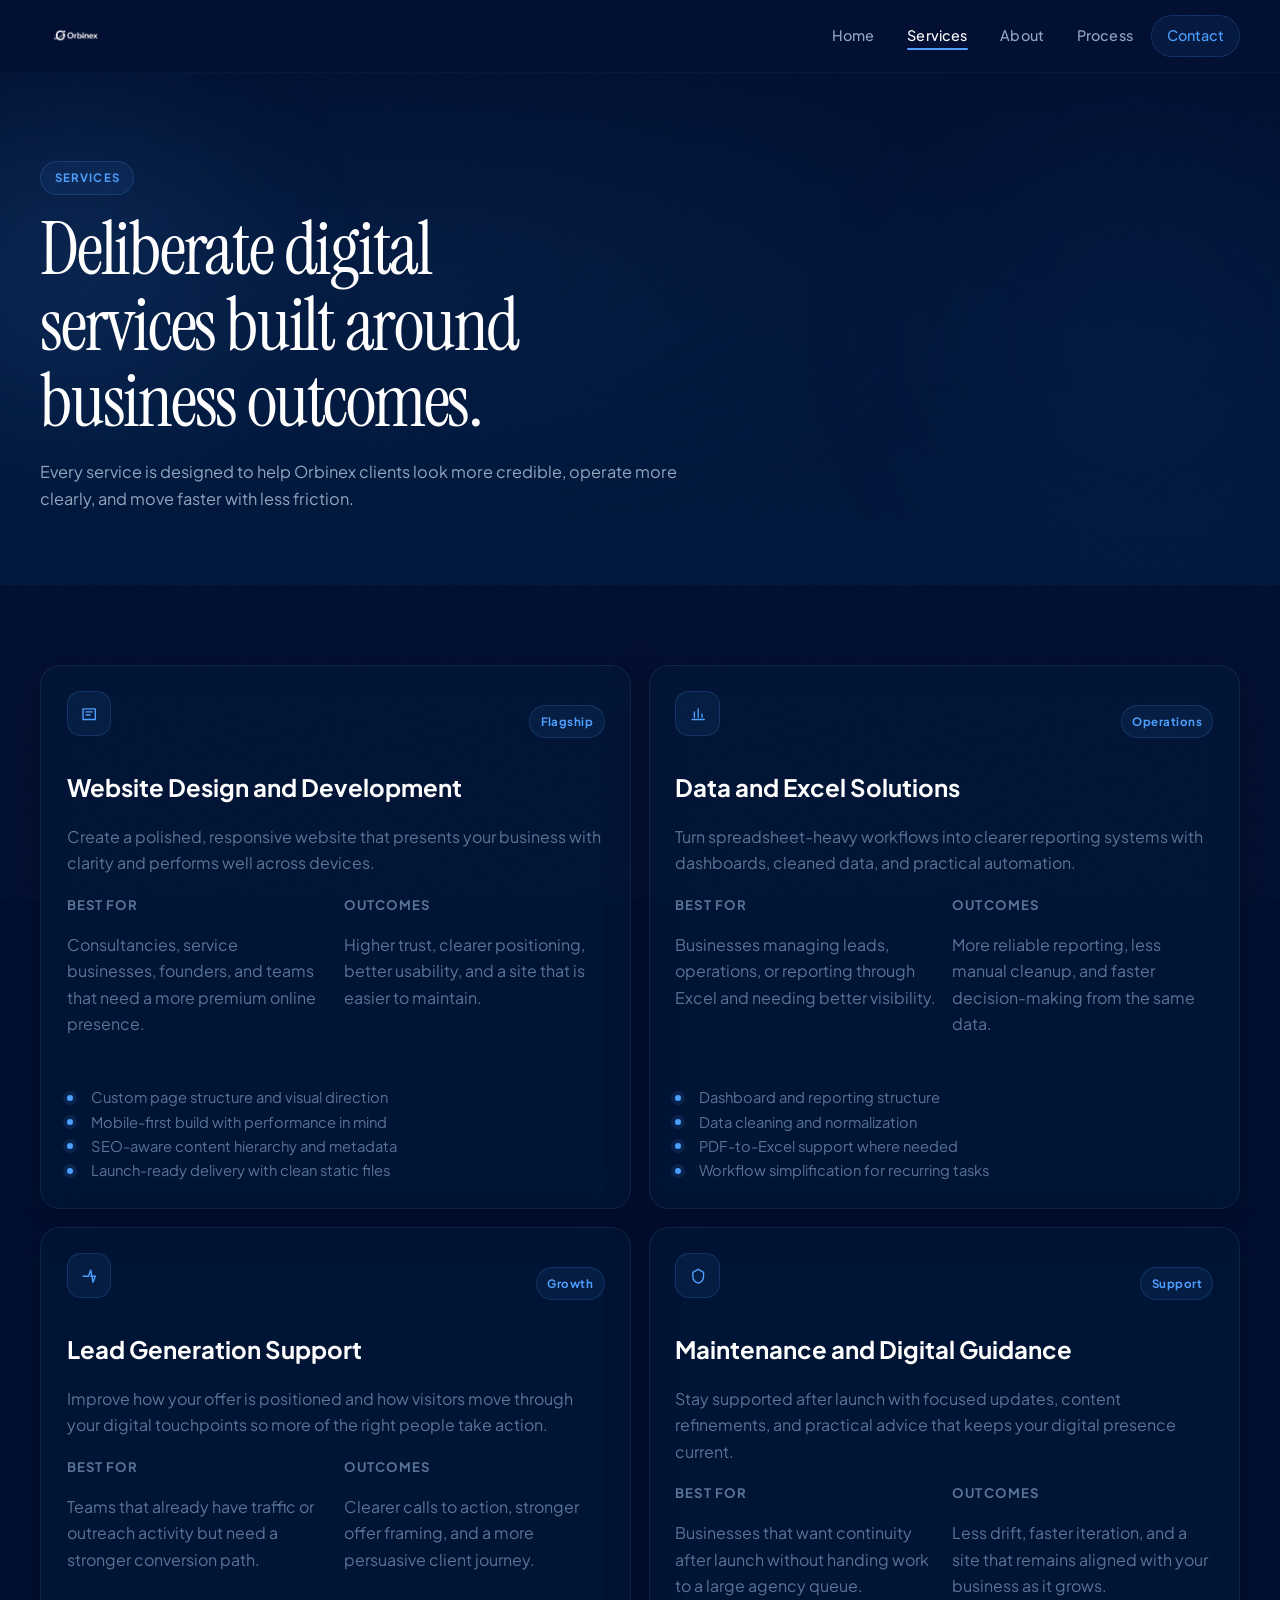
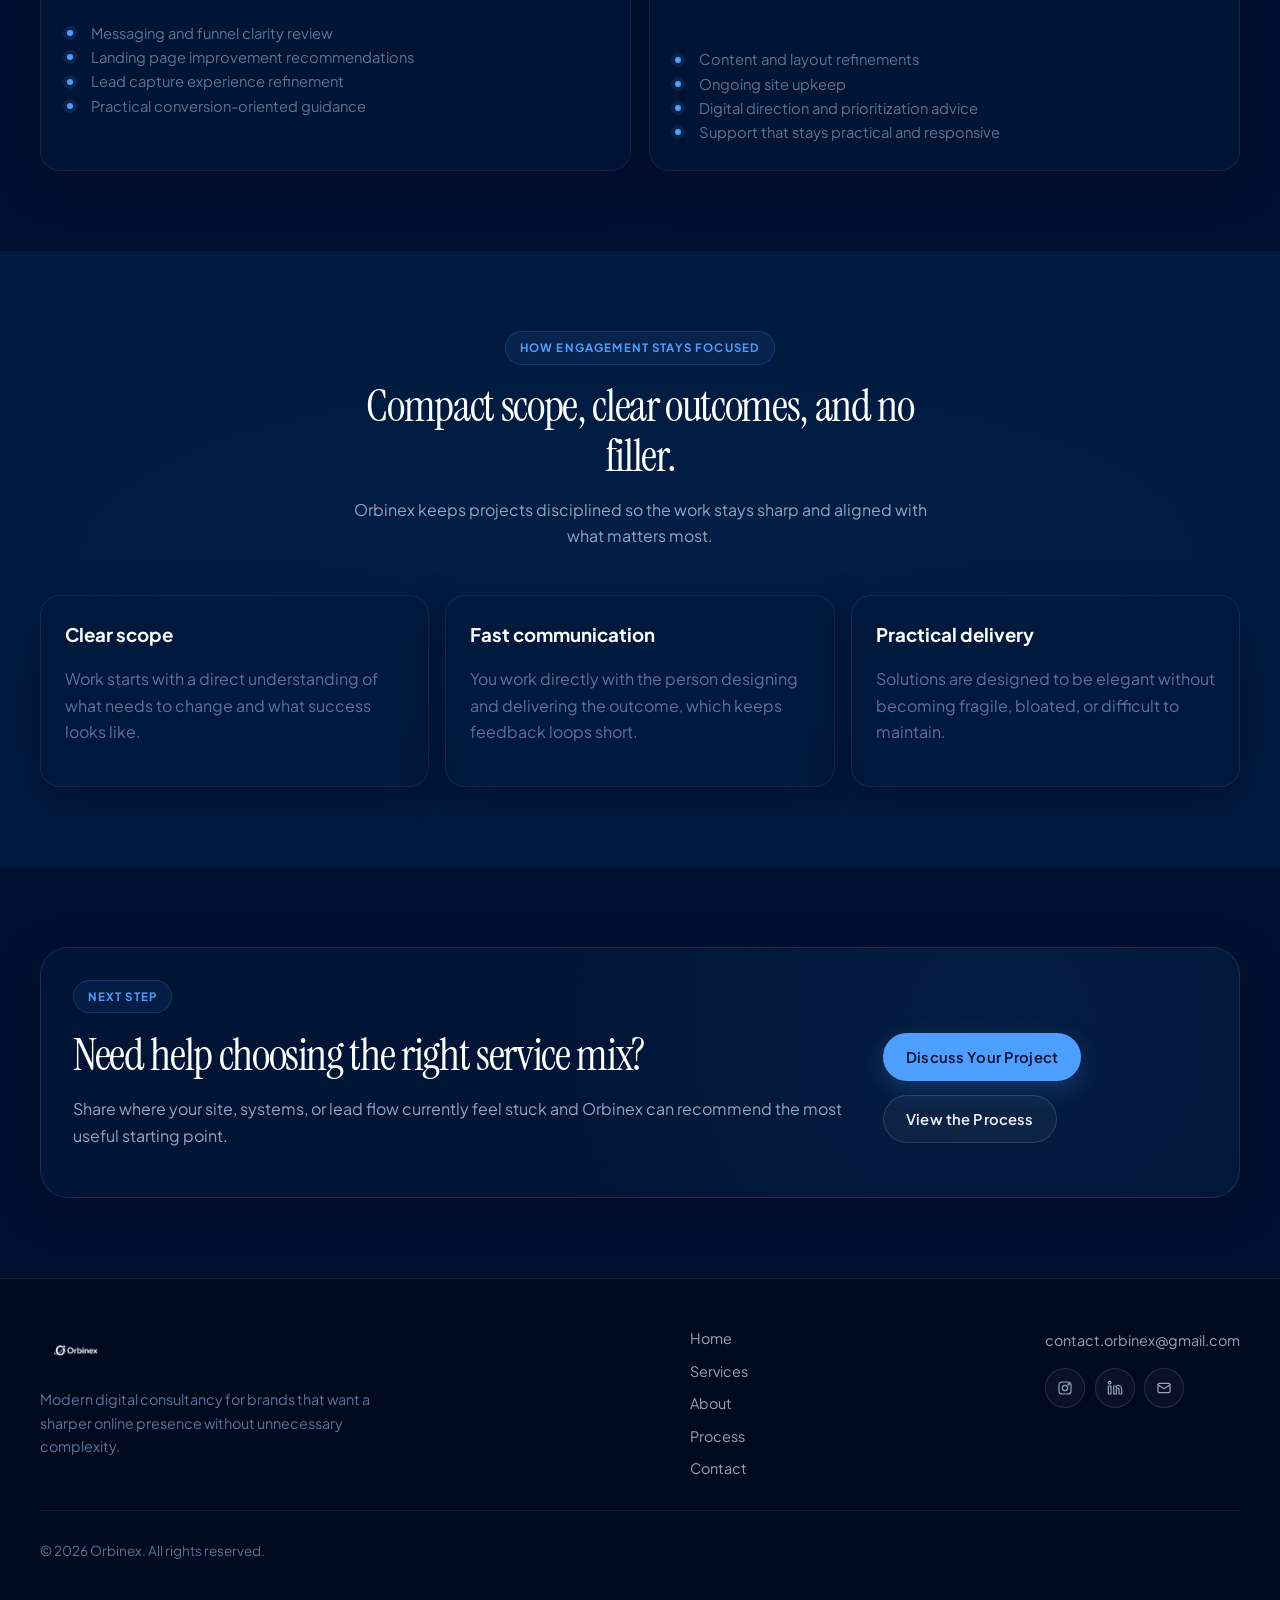
<file: services.html>
<!DOCTYPE html>
<html lang="en">
<head>
  <meta charset="UTF-8">
  <meta name="viewport" content="width=device-width, initial-scale=1.0">
  <title>Services | Orbinex Digital Consultancy</title>
  <meta name="description" content="Explore Orbinex services across premium website development, reporting systems, lead generation support, and practical digital consulting.">
  <meta name="theme-color" content="#08111f">
  <link rel="canonical" href="https://orbinexglobal.coreytech.com/services.html">
  <link rel="icon" type="image/avif" href="Images/favicon.avif">
  <meta property="og:type" content="website">
  <meta property="og:title" content="Services | Orbinex Digital Consultancy">
  <meta property="og:description" content="Structured, outcomes-focused digital services for businesses that want credibility, clarity, and growth.">
  <meta property="og:url" content="https://orbinexglobal.coreytech.com/services.html">
  <meta property="og:image" content="https://orbinexglobal.coreytech.com/Images/hero-laptop.avif">
  <meta name="twitter:card" content="summary_large_image">
  <meta name="twitter:title" content="Services | Orbinex Digital Consultancy">
  <meta name="twitter:description" content="Structured, outcomes-focused digital services for businesses that want credibility, clarity, and growth.">
  <meta name="twitter:image" content="https://orbinexglobal.coreytech.com/Images/hero-laptop.avif">
  <link rel="stylesheet" href="style.css">
</head>
<body>
  <a class="skip-link" href="#main-content">Skip to content</a>
  <header class="site-header">
    <nav class="navbar shell" aria-label="Primary">
      <a class="brand" href="index.html" aria-label="Orbinex home">
        <img src="Images/logobgremwh.avif" class="brand-mark" alt="Orbinex logo" width="168" height="56">
      </a>
      <button class="nav-toggle" type="button" aria-expanded="false" aria-controls="nav-menu" aria-label="Open menu" data-nav-toggle>
        <span></span>
        <span></span>
      </button>
      <div class="nav-menu" id="nav-menu" data-nav-menu>
        <ul class="nav-links">
          <li><a href="index.html">Home</a></li>
          <li><a href="services.html" aria-current="page">Services</a></li>
          <li><a href="about.html">About</a></li>
          <li><a href="process.html">Process</a></li>
          <li><a class="nav-cta" href="contact.html">Contact</a></li>
        </ul>
      </div>
    </nav>
  </header>

  <main id="main-content">
    <section class="page-hero">
      <div class="page-orb page-orb-one"></div>
      <div class="page-orb page-orb-two"></div>
      <div class="shell page-hero-inner">
        <div data-reveal>
          <span class="eyebrow">Services</span>
          <h1>Deliberate digital services built around business outcomes.</h1>
          <p>Every service is designed to help Orbinex clients look more credible, operate more clearly, and move faster with less friction.</p>
        </div>
      </div>
    </section>

    <section class="section">
      <div class="shell">
        <div class="service-catalog">
          <article class="service-card card" data-reveal>
            <div class="service-card-top">
              <div class="icon-chip">
                <svg viewBox="0 0 24 24" aria-hidden="true"><path d="M4 5h16v14H4z"></path><path d="M8 9h8M8 13h5"></path></svg>
              </div>
              <span class="service-tag">Flagship</span>
            </div>
            <h2>Website Design and Development</h2>
            <p>Create a polished, responsive website that presents your business with clarity and performs well across devices.</p>
            <div class="service-meta">
              <div>
                <h3>Best for</h3>
                <p>Consultancies, service businesses, founders, and teams that need a more premium online presence.</p>
              </div>
              <div>
                <h3>Outcomes</h3>
                <p>Higher trust, clearer positioning, better usability, and a site that is easier to maintain.</p>
              </div>
            </div>
            <ul class="check-list">
              <li>Custom page structure and visual direction</li>
              <li>Mobile-first build with performance in mind</li>
              <li>SEO-aware content hierarchy and metadata</li>
              <li>Launch-ready delivery with clean static files</li>
            </ul>
          </article>

          <article class="service-card card" data-reveal>
            <div class="service-card-top">
              <div class="icon-chip">
                <svg viewBox="0 0 24 24" aria-hidden="true"><path d="M4 19h16"></path><path d="M7 16V9"></path><path d="M12 16V5"></path><path d="M17 16v-4"></path></svg>
              </div>
              <span class="service-tag">Operations</span>
            </div>
            <h2>Data and Excel Solutions</h2>
            <p>Turn spreadsheet-heavy workflows into clearer reporting systems with dashboards, cleaned data, and practical automation.</p>
            <div class="service-meta">
              <div>
                <h3>Best for</h3>
                <p>Businesses managing leads, operations, or reporting through Excel and needing better visibility.</p>
              </div>
              <div>
                <h3>Outcomes</h3>
                <p>More reliable reporting, less manual cleanup, and faster decision-making from the same data.</p>
              </div>
            </div>
            <ul class="check-list">
              <li>Dashboard and reporting structure</li>
              <li>Data cleaning and normalization</li>
              <li>PDF-to-Excel support where needed</li>
              <li>Workflow simplification for recurring tasks</li>
            </ul>
          </article>

          <article class="service-card card" data-reveal>
            <div class="service-card-top">
              <div class="icon-chip">
                <svg viewBox="0 0 24 24" aria-hidden="true"><path d="M4 12h7l3-8 3 16 3-8h-6"></path></svg>
              </div>
              <span class="service-tag">Growth</span>
            </div>
            <h2>Lead Generation Support</h2>
            <p>Improve how your offer is positioned and how visitors move through your digital touchpoints so more of the right people take action.</p>
            <div class="service-meta">
              <div>
                <h3>Best for</h3>
                <p>Teams that already have traffic or outreach activity but need a stronger conversion path.</p>
              </div>
              <div>
                <h3>Outcomes</h3>
                <p>Clearer calls to action, stronger offer framing, and a more persuasive client journey.</p>
              </div>
            </div>
            <ul class="check-list">
              <li>Messaging and funnel clarity review</li>
              <li>Landing page improvement recommendations</li>
              <li>Lead capture experience refinement</li>
              <li>Practical conversion-oriented guidance</li>
            </ul>
          </article>

          <article class="service-card card" data-reveal>
            <div class="service-card-top">
              <div class="icon-chip">
                <svg viewBox="0 0 24 24" aria-hidden="true"><path d="M12 3l7 4v5c0 5-3.5 8-7 9-3.5-1-7-4-7-9V7l7-4z"></path></svg>
              </div>
              <span class="service-tag">Support</span>
            </div>
            <h2>Maintenance and Digital Guidance</h2>
            <p>Stay supported after launch with focused updates, content refinements, and practical advice that keeps your digital presence current.</p>
            <div class="service-meta">
              <div>
                <h3>Best for</h3>
                <p>Businesses that want continuity after launch without handing work to a large agency queue.</p>
              </div>
              <div>
                <h3>Outcomes</h3>
                <p>Less drift, faster iteration, and a site that remains aligned with your business as it grows.</p>
              </div>
            </div>
            <ul class="check-list">
              <li>Content and layout refinements</li>
              <li>Ongoing site upkeep</li>
              <li>Digital direction and prioritization advice</li>
              <li>Support that stays practical and responsive</li>
            </ul>
          </article>
        </div>
      </div>
    </section>

    <section class="section section-soft">
      <div class="shell">
        <div class="section-heading" data-reveal>
          <span class="eyebrow">How engagement stays focused</span>
          <h2>Compact scope, clear outcomes, and no filler.</h2>
          <p>Orbinex keeps projects disciplined so the work stays sharp and aligned with what matters most.</p>
        </div>
        <div class="compact-grid">
          <article class="compact-card card" data-reveal>
            <h3>Clear scope</h3>
            <p>Work starts with a direct understanding of what needs to change and what success looks like.</p>
          </article>
          <article class="compact-card card" data-reveal>
            <h3>Fast communication</h3>
            <p>You work directly with the person designing and delivering the outcome, which keeps feedback loops short.</p>
          </article>
          <article class="compact-card card" data-reveal>
            <h3>Practical delivery</h3>
            <p>Solutions are designed to be elegant without becoming fragile, bloated, or difficult to maintain.</p>
          </article>
        </div>
      </div>
    </section>

    <section class="section">
      <div class="shell">
        <div class="cta-panel" data-reveal>
          <div>
            <span class="eyebrow">Next step</span>
            <h2>Need help choosing the right service mix?</h2>
            <p>Share where your site, systems, or lead flow currently feel stuck and Orbinex can recommend the most useful starting point.</p>
          </div>
          <div class="button-row">
            <a class="btn btn-primary" href="contact.html">Discuss Your Project</a>
            <a class="btn btn-secondary" href="process.html">View the Process</a>
          </div>
        </div>
      </div>
    </section>
  </main>

  <footer class="site-footer">
    <div class="shell footer-grid">
      <div>
        <a class="footer-brand" href="index.html" aria-label="Orbinex home">
          <img src="Images/logobgremwh.avif" alt="Orbinex logo" width="176" height="58" loading="lazy">
        </a>
        <p class="footer-copy">Modern digital consultancy for brands that want a sharper online presence without unnecessary complexity.</p>
      </div>
      <nav class="footer-links" aria-label="Footer">
        <a href="index.html">Home</a>
        <a href="services.html">Services</a>
        <a href="about.html">About</a>
        <a href="process.html">Process</a>
        <a href="contact.html">Contact</a>
      </nav>
      <div class="footer-contact">
        <a href="mailto:contact.orbinex@gmail.com">contact.orbinex@gmail.com</a>
        <div class="social-row">
          <a href="https://www.instagram.com/orbinex_global/" target="_blank" rel="noreferrer" aria-label="Instagram">
            <svg viewBox="0 0 24 24" aria-hidden="true"><rect x="3" y="3" width="18" height="18" rx="5"></rect><circle cx="12" cy="12" r="4"></circle><circle cx="17.5" cy="6.5" r="1"></circle></svg>
          </a>
          <a href="https://www.linkedin.com/company/orbinexglobal/" target="_blank" rel="noreferrer" aria-label="LinkedIn">
            <svg viewBox="0 0 24 24" aria-hidden="true"><path d="M16 8a6 6 0 0 1 6 6v7h-4v-7a2 2 0 0 0-2-2 2 2 0 0 0-2 2v7h-4v-12h4v2"></path><rect x="2" y="9" width="4" height="12"></rect><circle cx="4" cy="4" r="2"></circle></svg>
          </a>
          <a href="mailto:contact.orbinex@gmail.com" aria-label="Email">
            <svg viewBox="0 0 24 24" aria-hidden="true"><rect x="3" y="5" width="18" height="14" rx="2"></rect><path d="M3 7l9 6 9-6"></path></svg>
          </a>
        </div>
      </div>
    </div>
    <div class="shell footer-bottom">
      <p>&copy; 2026 Orbinex. All rights reserved.</p>
    </div>
  </footer>

  <script src="script.js" defer></script>
</body>
</html>
</file>
<file: style.css>
@import url("https://fonts.googleapis.com/css2?family=Plus+Jakarta+Sans:wght@400;500;600;700;800&family=Instrument+Serif&display=swap");

:root {
  /* === Brand-aligned deep navy palette === */
  --bg: #001031;
  --bg-alt: #001a3f;
  --bg-light: #00244d;
  --surface: rgba(0, 24, 58, 0.72);
  --surface-solid: #001840;
  --surface-hover: #002050;
  --text: #f0f4f8;
  --text-soft: #92a5be;
  --text-dark: #f0f4f8;
  --text-muted: #5a7496;
  --accent: #4d9fff;
  --accent-light: #7ab8ff;
  --accent-muted: #3078cc;
  --accent-bg: rgba(77, 159, 255, 0.07);
  --accent-border: rgba(77, 159, 255, 0.18);
  --line: rgba(255, 255, 255, 0.07);
  --line-strong: rgba(255, 255, 255, 0.12);
  --shadow-md: 0 12px 40px rgba(0, 8, 32, 0.45);
  --shadow-lg: 0 24px 68px rgba(0, 6, 24, 0.55);
  --shadow-glow: 0 0 50px rgba(77, 159, 255, 0.08);
  --radius-lg: 28px;
  --radius-md: 20px;
  --radius-sm: 14px;
  --shell: 1200px;
  --ease: cubic-bezier(0.16, 1, 0.3, 1);
}

*, *::before, *::after { box-sizing: border-box; }
html { scroll-behavior: smooth; }

body {
  margin: 0;
  font-family: "Plus Jakarta Sans", system-ui, -apple-system, sans-serif;
  background: var(--bg);
  color: var(--text);
  line-height: 1.65;
  -webkit-font-smoothing: antialiased;
  text-rendering: optimizeLegibility;
  overflow-x: hidden;
}

/* Subtle grain texture */
body::after {
  content: "";
  position: fixed;
  inset: 0;
  z-index: 9999;
  pointer-events: none;
  opacity: 0.022;
  background-image: url("data:image/svg+xml,%3Csvg xmlns='http://www.w3.org/2000/svg' viewBox='0 0 256 256'%3E%3Cfilter id='n'%3E%3CfeTurbulence type='fractalNoise' baseFrequency='0.7' numOctaves='4' stitchTiles='stitch'/%3E%3C/filter%3E%3Crect width='100%25' height='100%25' filter='url(%23n)'/%3E%3C/svg%3E");
  background-size: 180px;
}

body.nav-open { overflow: hidden; }
a { color: inherit; text-decoration: none; }
img { display: block; max-width: 100%; height: auto; }
button, input, select, textarea { font: inherit; }

svg {
  fill: none;
  stroke: currentColor;
  stroke-width: 1.8;
  stroke-linecap: round;
  stroke-linejoin: round;
}

/* ── Skip ── */
.skip-link {
  position: absolute; top: 1rem; left: 1rem;
  z-index: 200; padding: 0.8rem 1rem;
  border-radius: 999px;
  background: var(--accent);
  color: var(--bg);
  font-weight: 700;
  transform: translateY(-140%);
  transition: transform 0.2s ease;
}
.skip-link:focus { transform: translateY(0); }

:focus-visible {
  outline: 2px solid var(--accent);
  outline-offset: 3px;
}

.shell {
  width: min(calc(100% - 2.5rem), var(--shell));
  margin: 0 auto;
}

/* ── Header ── */
.site-header {
  position: sticky; top: 0; z-index: 100;
  backdrop-filter: blur(20px) saturate(1.4);
  -webkit-backdrop-filter: blur(20px) saturate(1.4);
  background: rgba(0, 16, 49, 0.85);
  border-bottom: 1px solid var(--line);
}

.navbar {
  display: flex; align-items: center;
  justify-content: space-between;
  min-height: 72px; gap: 1rem;
}

.brand { display: inline-flex; align-items: center; z-index: 2; }
.brand-mark { width: auto; height: 48px; object-fit: contain; }

.nav-toggle {
  display: none;
  width: 46px; height: 46px; padding: 0;
  border: 1px solid var(--line-strong);
  border-radius: var(--radius-sm);
  background: rgba(255,255,255,0.04);
  color: var(--text);
  align-items: center; justify-content: center;
  flex-direction: column; gap: 0.32rem;
  cursor: pointer;
}

.nav-toggle span {
  width: 17px; height: 2px;
  border-radius: 999px;
  background: currentColor;
  transition: transform 0.25s var(--ease), opacity 0.25s ease;
}
.nav-toggle[aria-expanded="true"] span:first-child { transform: translateY(4px) rotate(45deg); }
.nav-toggle[aria-expanded="true"] span:last-child { transform: translateY(-4px) rotate(-45deg); }

.nav-menu { display: flex; align-items: center; }

.nav-links {
  display: flex; align-items: center;
  list-style: none; gap: 0.25rem;
  margin: 0; padding: 0;
}

.nav-links a {
  position: relative;
  display: inline-flex; align-items: center; justify-content: center;
  min-height: 42px; padding: 0 0.9rem;
  border-radius: 999px;
  color: var(--text-soft);
  font-size: 0.9rem; font-weight: 500;
  letter-spacing: 0.01em;
  transition: color 0.25s ease, background 0.25s ease;
}

.nav-links a::after {
  content: "";
  position: absolute;
  left: 0.9rem; right: 0.9rem;
  bottom: 0.45rem;
  height: 1.5px; border-radius: 999px;
  background: var(--accent);
  transform: scaleX(0);
  transform-origin: center;
  transition: transform 0.3s var(--ease);
}

.nav-links a:hover,
.nav-links a[aria-current="page"] { color: #fff; }

.nav-links a:hover::after,
.nav-links a[aria-current="page"]::after { transform: scaleX(1); }

.nav-cta {
  background: var(--accent-bg);
  border: 1px solid var(--accent-border) !important;
  color: var(--accent) !important;
}
.nav-cta:hover {
  background: rgba(77,159,255,0.14);
  color: var(--accent-light) !important;
}
.nav-cta::after { display: none !important; }

/* ── Hero ── */
.section, .page-hero { position: relative; }
.hero, .page-hero { overflow: clip; }

.hero {
  padding: 6rem 0 5rem;
  color: var(--text);
  background:
    radial-gradient(ellipse 55% 50% at 18% 35%, rgba(77,159,255,0.08), transparent),
    radial-gradient(ellipse 45% 55% at 82% 18%, rgba(40,100,200,0.06), transparent),
    linear-gradient(180deg, #001031 0%, #00183e 100%);
}

.hero-grid, .about-hero-grid {
  display: grid; gap: 2.5rem; align-items: center;
}
.hero-grid, .about-hero-grid { grid-template-columns: minmax(0, 1.1fr) minmax(0, 0.9fr); }
.hero-copy { position: relative; z-index: 2; }

.eyebrow {
  display: inline-flex;
  margin-bottom: 1.1rem;
  padding: 0.4rem 0.85rem;
  border-radius: 999px;
  border: 1px solid var(--accent-border);
  background: var(--accent-bg);
  color: var(--accent);
  font-size: 0.72rem; font-weight: 700;
  letter-spacing: 0.1em;
  text-transform: uppercase;
}

.hero h1, .page-hero h1 {
  margin: 0 0 1.2rem;
  font-family: "Instrument Serif", Georgia, serif;
  font-size: clamp(2.8rem, 5.8vw, 5rem);
  font-weight: 400;
  line-height: 1.02;
  letter-spacing: -0.03em;
  color: #fff;
}

.hero .lede, .page-hero p,
.section-heading p, .cta-panel p,
.proof-item span { color: var(--text-soft); }

.hero .lede {
  max-width: 38rem;
  font-size: 1.05rem; line-height: 1.7;
}

/* ── Buttons ── */
.button-row {
  display: flex; flex-wrap: wrap;
  gap: 0.85rem; margin-top: 2rem;
}

.btn {
  display: inline-flex; align-items: center; justify-content: center;
  min-height: 48px; padding: 0 1.4rem;
  border-radius: 999px;
  border: 1px solid transparent;
  font-weight: 600; font-size: 0.92rem;
  letter-spacing: 0.01em; cursor: pointer;
  transition: transform 0.3s var(--ease), box-shadow 0.3s ease, background 0.3s ease, border-color 0.3s ease;
}
.btn:hover { transform: translateY(-2px); }

.btn-primary {
  background: var(--accent);
  color: #001031;
  box-shadow: 0 8px 24px rgba(77,159,255,0.22);
}
.btn-primary:hover {
  background: var(--accent-light);
  box-shadow: 0 12px 32px rgba(77,159,255,0.32);
}

.btn-secondary {
  border-color: var(--line-strong);
  background: rgba(255,255,255,0.04);
  color: var(--text);
}
.btn-secondary:hover {
  border-color: var(--accent-border);
  background: var(--accent-bg);
}

.text-link {
  position: relative;
  display: inline-flex; align-items: center;
  gap: 0.4rem;
  color: var(--accent);
  font-weight: 600; font-size: 0.95rem;
}
.text-link::after {
  content: ""; width: 100%; height: 1.5px;
  position: absolute; left: 0; bottom: -0.2rem;
  border-radius: 999px; background: currentColor;
  transform: scaleX(0.3); transform-origin: left;
  transition: transform 0.3s var(--ease);
}
.text-link:hover::after { transform: scaleX(1); }

/* ── Hero points ── */
.hero-points, .check-list { list-style: none; padding: 0; margin: 2rem 0 0; }
.hero-points { display: grid; gap: 0.6rem; }

.hero-points li, .check-list li {
  position: relative; padding-left: 1.5rem;
  color: var(--text-soft); font-size: 0.92rem;
}
.hero-points li::before, .check-list li::before {
  content: "";
  position: absolute; left: 0; top: 0.58rem;
  width: 6px; height: 6px; border-radius: 50%;
  background: var(--accent);
  box-shadow: 0 0 0 4px rgba(77,159,255,0.12);
}

/* ── Hero visual ── */
.hero-visual, .media-card { position: relative; z-index: 2; }

.glass-panel, .card, .cta-panel {
  backdrop-filter: blur(16px);
  -webkit-backdrop-filter: blur(16px);
  border: 1px solid var(--line);
  box-shadow: var(--shadow-md);
}

.glass-panel {
  background: linear-gradient(180deg, rgba(0,24,58,0.88), rgba(0,16,49,0.78));
  color: var(--text);
}

.hero-visual-card {
  padding: 1.1rem;
  border-radius: var(--radius-lg);
  transform: perspective(1400px) rotateY(-3deg) rotateX(1deg);
  transition: transform 0.5s var(--ease);
}
.hero-visual-card:hover {
  transform: perspective(1400px) rotateY(-1deg) rotateX(0deg);
}

.hero-visual-top {
  display: flex; align-items: center;
  justify-content: space-between;
  gap: 1rem; margin-bottom: 0.9rem;
}

.status-pill, .mini-label, .service-tag {
  display: inline-flex; align-items: center;
  border-radius: 999px;
  font-size: 0.72rem; font-weight: 700;
  letter-spacing: 0.04em;
}

.status-pill {
  padding: 0.4rem 0.7rem;
  background: var(--accent-bg);
  border: 1px solid var(--accent-border);
  color: var(--accent);
}
.mini-label { color: var(--text-soft); }

.hero-showcase {
  position: relative; padding: 1.1rem;
  border-radius: calc(var(--radius-lg) - 6px);
  background:
    radial-gradient(circle at 70% 20%, rgba(77,159,255,0.06), transparent 50%),
    rgba(255,255,255,0.02);
  min-height: 22rem;
}

.showcase-main p {
  max-width: 20rem; margin: 0 0 0.9rem;
  font-size: 0.95rem; color: var(--text-soft);
}
.showcase-main img, .media-card img {
  width: 100%;
  border-radius: var(--radius-md);
  aspect-ratio: 3 / 2; object-fit: cover;
}

.media-card {
  padding: 0.6rem;
  border-radius: var(--radius-lg);
}
.media-card img { border-radius: calc(var(--radius-lg) - 6px); }

.floating-metric {
  position: absolute; max-width: 12rem;
  padding: 0.9rem 1rem;
  border-radius: var(--radius-sm);
  background: rgba(0,16,49,0.94);
  border: 1px solid var(--accent-border);
  box-shadow: var(--shadow-md);
}
.floating-metric strong, .proof-item strong {
  display: block;
  font-family: "Instrument Serif", serif;
  font-size: clamp(1.8rem, 3.5vw, 2.4rem);
  line-height: 1;
  color: var(--accent);
}
.floating-metric span {
  display: block; margin-top: 0.3rem;
  color: var(--text-soft); font-size: 0.78rem;
}
.metric-primary { right: 1rem; top: 1rem; }
.metric-secondary { left: 1rem; bottom: 1rem; }

/* ── Orbs ── */
.hero-orb, .page-orb {
  position: absolute; border-radius: 999px;
  filter: blur(80px); pointer-events: none;
}
.hero-orb-one, .page-orb-one {
  top: 5%; left: -8%;
  width: 20rem; height: 20rem;
  background: rgba(77,159,255,0.1);
  animation: drift 14s ease-in-out infinite;
}
.hero-orb-two, .page-orb-two {
  right: -4%; bottom: 10%;
  width: 24rem; height: 24rem;
  background: rgba(30,80,170,0.08);
  animation: drift 18s ease-in-out infinite reverse;
}

/* ── Page Hero ── */
.page-hero {
  padding: 5.5rem 0 3.5rem;
  color: var(--text);
  background:
    radial-gradient(ellipse 50% 50% at 30% 40%, rgba(77,159,255,0.06), transparent),
    linear-gradient(180deg, #001031, #00183e);
}
.page-hero-inner { position: relative; z-index: 1; }
.page-hero h1 { max-width: 16ch; }
.page-hero p { max-width: 40rem; font-size: 1.02rem; }

/* ── Sections ── */
.section { padding: 5rem 0; }

.section-soft {
  background:
    radial-gradient(ellipse 60% 40% at 50% 50%, rgba(77,159,255,0.03), transparent),
    var(--bg-alt);
}

.section-heading {
  max-width: 38rem;
  margin: 0 auto 2.8rem;
  text-align: center;
}
.section-heading-left { margin: 0; text-align: left; }

.section-heading h2, .cta-panel h2,
.process-panel h2, .contact-card h2,
.info-card h2, .story-card h2 {
  margin: 0 0 0.8rem;
  font-family: "Instrument Serif", Georgia, serif;
  font-size: clamp(1.9rem, 3.8vw, 2.8rem);
  font-weight: 400;
  line-height: 1.1;
  letter-spacing: -0.03em;
  color: #fff;
}

/* ── Cards ── */
.card {
  background: rgba(0, 24, 58, 0.55);
  border-radius: var(--radius-md);
  padding: 1.5rem;
  border: 1px solid var(--line);
  transition: transform 0.35s var(--ease), box-shadow 0.35s ease, border-color 0.35s ease;
}

.card:hover, .timeline-step:hover, .mini-step:hover {
  transform: translateY(-3px);
  border-color: var(--accent-border);
  box-shadow: var(--shadow-md), var(--shadow-glow);
}

.feature-grid, .trust-grid, .compact-grid, .value-grid {
  display: grid; gap: 1rem;
}
.feature-grid { grid-template-columns: repeat(4, minmax(0, 1fr)); }
.trust-grid, .compact-grid { grid-template-columns: repeat(3, minmax(0, 1fr)); }
.value-grid { grid-template-columns: repeat(2, minmax(0, 1fr)); }

.icon-chip {
  display: inline-flex;
  align-items: center; justify-content: center;
  width: 2.8rem; height: 2.8rem;
  border-radius: var(--radius-sm);
  background: var(--accent-bg);
  border: 1px solid var(--accent-border);
  color: var(--accent);
  margin-bottom: 1rem;
}
.icon-chip svg { width: 1.15rem; height: 1.15rem; }

.feature-card h3, .trust-card h3,
.compact-card h3, .value-card h3,
.service-card h2, .mini-step h3,
.approach-item strong, .timeline-content strong {
  margin: 0 0 0.55rem;
  color: #fff; font-weight: 700;
}

.feature-card p, .trust-card p,
.compact-card p, .value-card p,
.story-card p, .service-card p,
.contact-card p, .info-card p,
.mini-step p, .approach-item p,
.service-meta p, .check-list li {
  color: var(--text-muted);
}

/* ── Proof band ── */
.proof-band {
  display: grid;
  grid-template-columns: minmax(0, 1fr) minmax(0, 1.1fr);
  gap: 1.8rem; padding: 1.8rem;
  border-radius: var(--radius-lg);
  margin-bottom: 1.5rem;
}

.proof-grid {
  display: grid;
  grid-template-columns: repeat(3, minmax(0, 1fr));
  gap: 0.8rem;
}

.proof-item {
  padding: 1rem;
  border-radius: var(--radius-sm);
  background: rgba(255,255,255,0.03);
  border: 1px solid var(--line);
}

/* ── Split / Process ── */
.split-layout, .story-grid, .contact-layout, .process-layout {
  display: grid; gap: 1.6rem;
}
.split-layout, .process-layout {
  grid-template-columns: minmax(0, 0.9fr) minmax(0, 1.1fr);
  align-items: start;
}

.process-preview, .approach-list { display: grid; gap: 0.8rem; }

.mini-step, .approach-item {
  display: grid;
  grid-template-columns: auto 1fr;
  gap: 1rem; align-items: start;
  padding: 1.1rem 1.2rem;
  border-radius: var(--radius-sm);
  background: rgba(0, 24, 58, 0.55);
  border: 1px solid var(--line);
  box-shadow: 0 8px 24px rgba(0,6,24,0.2);
  transition: transform 0.3s var(--ease), box-shadow 0.3s ease, border-color 0.3s ease;
}

.mini-step span:first-child {
  display: inline-flex;
  width: 2.4rem; height: 2.4rem;
  border-radius: 999px;
  align-items: center; justify-content: center;
  background: var(--accent-bg);
  border: 1px solid var(--accent-border);
  color: var(--accent);
  font-weight: 800; font-size: 0.85rem;
}

/* ── CTA ── */
.cta-panel {
  display: flex; align-items: center;
  justify-content: space-between;
  gap: 2rem; padding: 2rem;
  border-radius: var(--radius-lg);
  background:
    radial-gradient(circle at 80% 30%, rgba(77,159,255,0.06), transparent 50%),
    rgba(0, 24, 58, 0.65);
  color: var(--text);
  border: 1px solid var(--accent-border);
}

/* ── Marquee ── */
.marquee-section {
  padding: 1.5rem 0;
  border-top: 1px solid var(--line);
  border-bottom: 1px solid var(--line);
  background: var(--bg-alt);
  overflow: hidden;
}
.marquee { position: relative; width: 100%; }
.marquee-track {
  display: flex; gap: 2.5rem;
  align-items: center;
  width: max-content;
  animation: marquee-scroll 28s linear infinite;
}
.marquee-item {
  white-space: nowrap;
  font-size: 0.82rem; font-weight: 600;
  letter-spacing: 0.08em;
  text-transform: uppercase;
  color: var(--text-muted);
}
.marquee-dot {
  color: var(--accent);
  font-size: 0.5rem; opacity: 0.45;
}
@keyframes marquee-scroll {
  0% { transform: translateX(0); }
  100% { transform: translateX(-50%); }
}

/* ── Footer ── */
.site-footer {
  padding: 3rem 0 1.8rem;
  background: #000a1f;
  color: var(--text);
  border-top: 1px solid var(--line);
}
.footer-grid, .footer-bottom {
  display: flex; justify-content: space-between; gap: 1.5rem;
}
.footer-grid { align-items: start; }
.footer-brand img { height: 48px; width: auto; }
.footer-copy {
  max-width: 22rem; margin-top: 0.8rem;
  color: var(--text-muted); font-size: 0.9rem;
}
.footer-links { display: grid; gap: 0.55rem; }
.footer-links a, .footer-contact a {
  color: var(--text-soft); font-size: 0.9rem;
  transition: color 0.2s ease;
}
.footer-links a:hover, .footer-contact a:hover { color: #fff; }

.social-row { display: flex; gap: 0.6rem; margin-top: 0.9rem; }
.social-row a {
  display: inline-flex; align-items: center; justify-content: center;
  width: 2.5rem; height: 2.5rem;
  border-radius: 999px;
  border: 1px solid var(--line-strong);
  background: rgba(255,255,255,0.03);
  color: var(--text-soft);
  transition: border-color 0.25s ease, color 0.25s ease, background 0.25s ease;
}
.social-row a:hover {
  border-color: var(--accent-border);
  color: var(--accent); background: var(--accent-bg);
}
.social-row svg { width: 1rem; height: 1rem; }

.footer-bottom {
  margin-top: 1.8rem; padding-top: 1rem;
  border-top: 1px solid var(--line);
  color: var(--text-muted); font-size: 0.85rem;
}

/* ── Services ── */
.service-catalog {
  display: grid;
  grid-template-columns: repeat(2, minmax(0, 1fr));
  gap: 1.1rem;
}
.service-card { padding: 1.6rem; }
.service-card-top {
  display: flex; align-items: center;
  justify-content: space-between;
  gap: 1rem; margin-bottom: 1rem;
}
.service-tag {
  padding: 0.38rem 0.65rem;
  background: var(--accent-bg);
  border: 1px solid var(--accent-border);
  color: var(--accent);
}
.service-meta {
  display: grid;
  grid-template-columns: repeat(2, minmax(0, 1fr));
  gap: 1rem; margin: 1.1rem 0;
}
.service-meta h3, .detail-cluster h3 {
  margin: 0 0 0.3rem;
  font-size: 0.82rem;
  text-transform: uppercase;
  letter-spacing: 0.08em;
  color: var(--text-muted);
}

/* ── About ── */
.story-grid { grid-template-columns: repeat(2, minmax(0, 1fr)); }
.story-card, .value-card, .contact-card, .info-card { padding: 1.6rem; }

/* ── Contact ── */
.contact-layout {
  grid-template-columns: minmax(0, 1.2fr) minmax(0, 0.8fr);
  align-items: start;
}
.contact-sidebar { display: grid; gap: 1rem; }
.contact-form {
  display: grid;
  grid-template-columns: repeat(2, minmax(0, 1fr));
  gap: 1rem; margin-top: 1.2rem;
}
.contact-form label { display: grid; gap: 0.4rem; }
.contact-form span { font-weight: 600; color: var(--text-soft); }
.contact-form input,
.contact-form select,
.contact-form textarea {
  width: 100%;
  border: 1px solid var(--line-strong);
  border-radius: var(--radius-sm);
  background: rgba(255,255,255,0.04);
  padding: 0.9rem 1rem;
  color: var(--text);
  transition: border-color 0.25s ease, box-shadow 0.25s ease;
}
.contact-form input:focus,
.contact-form select:focus,
.contact-form textarea:focus {
  border-color: var(--accent-border);
  box-shadow: 0 0 0 3px var(--accent-bg);
  outline: none;
}
.full-span { grid-column: 1 / -1; }
.form-actions {
  display: flex; flex-wrap: wrap;
  align-items: center; gap: 0.9rem;
}
.form-note { color: var(--text-muted); font-size: 0.88rem; }

.contact-embed-card { padding: 1.8rem; }
.contact-embed-shell {
  margin-top: 1.4rem; padding: 0.6rem;
  border-radius: calc(var(--radius-lg) - 4px);
  background: rgba(255,255,255,0.03);
  border: 1px solid var(--line);
}
.contact-embed-frame {
  width: 100%; min-height: 1180px;
  border: 0;
  border-radius: calc(var(--radius-lg) - 8px);
  background: #fff;
}
.contact-meta {
  display: grid;
  grid-template-columns: repeat(3, minmax(0, 1fr));
  gap: 0.8rem; margin-top: 1.2rem;
}
.contact-meta .info-card, .contact-promise { min-height: 100%; }
.contact-note { margin-top: 1rem; font-size: 0.88rem; color: var(--text-muted); }
.contact-quicklinks {
  display: flex; flex-wrap: wrap;
  gap: 0.7rem; margin-top: 1.1rem;
}
.quicklink-chip {
  display: inline-flex; align-items: center;
  min-height: 42px; padding: 0 1rem;
  border-radius: 999px;
  border: 1px solid var(--line-strong);
  background: rgba(255,255,255,0.03);
  color: var(--text-soft);
  font-weight: 600; font-size: 0.9rem;
  transition: border-color 0.25s ease, color 0.25s ease;
}
.quicklink-chip:hover {
  border-color: var(--accent-border);
  color: var(--accent);
}
.contact-promise { display: grid; gap: 0.8rem; }
.contact-promise-item {
  padding: 0.9rem 1rem;
  border-radius: var(--radius-sm);
  background: rgba(255,255,255,0.03);
  border: 1px solid var(--line);
}
.contact-promise-item strong { display: block; margin-bottom: 0.2rem; color: #fff; }
.contact-promise-item span { color: var(--text-soft); font-size: 0.9rem; }

/* ── Process ── */
.timeline { position: relative; display: grid; gap: 0.8rem; }
.timeline::before {
  content: "";
  position: absolute; top: 1rem; bottom: 1rem; left: 1.15rem;
  width: 1.5px;
  background: linear-gradient(180deg, var(--accent-border), var(--line));
}
.timeline-step {
  position: relative; display: grid;
  grid-template-columns: auto 1fr;
  gap: 1rem; width: 100%;
  padding: 1rem 1.1rem;
  border-radius: var(--radius-sm);
  border: 1px solid var(--line);
  background: rgba(0, 24, 58, 0.55);
  text-align: left; cursor: pointer;
  transition: transform 0.3s var(--ease), box-shadow 0.3s ease, border-color 0.3s ease, background 0.3s ease;
}
.timeline-step.is-active {
  border-color: var(--accent-border);
  background: rgba(0, 32, 70, 0.7);
  box-shadow: var(--shadow-md), 0 0 40px rgba(77,159,255,0.05);
}
.timeline-index {
  position: relative; z-index: 1;
  display: inline-flex; align-items: center; justify-content: center;
  width: 2.2rem; height: 2.2rem;
  border-radius: 999px;
  background: var(--accent);
  color: #001031;
  font-weight: 800; font-size: 0.82rem;
}
.timeline-content span { display: block; color: var(--text-muted); font-size: 0.9rem; }

.process-panel {
  padding: 1.8rem;
  border-radius: var(--radius-lg);
  position: sticky; top: 6rem;
}
.process-panel p, .process-panel li,
.glass-panel .eyebrow, .glass-panel h2 { color: var(--text); }
.glass-panel p { color: var(--text-soft); }
.detail-cluster { display: grid; gap: 0.9rem; margin: 1.2rem 0; }
.process-checks li { color: var(--text-soft); }

/* ── Animations ── */
[data-reveal] {
  opacity: 0;
  transform: translateY(20px);
  transition: opacity 0.7s var(--ease), transform 0.7s var(--ease);
}
[data-reveal].is-visible { opacity: 1; transform: translateY(0); }
[data-reveal-delay="1"] { transition-delay: 0.1s; }
[data-reveal-delay="2"] { transition-delay: 0.18s; }
[data-reveal-delay="3"] { transition-delay: 0.26s; }

@keyframes drift {
  0%, 100% { transform: translate3d(0, 0, 0) scale(1); }
  50% { transform: translate3d(0.6rem, -0.6rem, 0) scale(1.03); }
}

/* ── Responsive ── */
@media (max-width: 960px) {
  .feature-grid, .trust-grid, .compact-grid {
    grid-template-columns: repeat(2, minmax(0, 1fr));
  }
  .hero-grid, .split-layout, .contact-layout,
  .process-layout, .proof-band, .story-grid,
  .service-catalog, .about-hero-grid {
    grid-template-columns: 1fr;
    gap: 2rem;
  }
  .proof-grid, .service-meta, .contact-meta { grid-template-columns: 1fr; }
  .process-panel { position: static; margin-top: 2rem; }
}

@media (max-width: 760px) {
  .navbar { min-height: 64px; }
  .nav-toggle { display: inline-flex; }
  .nav-menu {
    position: fixed; inset: 64px 0.8rem auto;
    padding: 0.8rem;
    border-radius: var(--radius-md);
    border: 1px solid var(--line-strong);
    background: rgba(0, 16, 49, 0.96);
    backdrop-filter: blur(24px);
    -webkit-backdrop-filter: blur(24px);
    box-shadow: var(--shadow-lg);
    transform: translateY(-8px);
    opacity: 0; pointer-events: none;
    transition: opacity 0.25s ease, transform 0.25s var(--ease);
  }
  .nav-menu.is-open {
    opacity: 1; transform: translateY(0); pointer-events: auto;
  }
  .nav-links { flex-direction: column; align-items: stretch; }
  .nav-links a { justify-content: flex-start; min-height: 46px; }

  .hero, .page-hero, .section { padding-top: 3.5rem; padding-bottom: 3.5rem; }
  .hero-visual-card { transform: none; }
  .floating-metric { position: static; max-width: none; margin-top: 0.8rem; }
  .contact-embed-card { padding: 1.2rem; }
  .contact-embed-shell { padding: 0.4rem; }
  .contact-embed-frame { min-height: 1260px; }

  .feature-grid, .trust-grid, .compact-grid,
  .value-grid, .contact-form { grid-template-columns: 1fr; }
  .proof-grid, .footer-grid, .footer-bottom { flex-direction: column; }
  .cta-panel, .form-actions { flex-direction: column; align-items: flex-start; }
  .timeline::before { left: 1rem; }
  .timeline-step { gap: 0.7rem; padding: 0.9rem; }
}

@media (prefers-reduced-motion: reduce) {
  html { scroll-behavior: auto; }
  *, *::before, *::after {
    animation: none !important;
    transition-duration: 0.01ms !important;
    transition-delay: 0ms !important;
  }
  [data-reveal] { opacity: 1; transform: none; }
}
</file>
